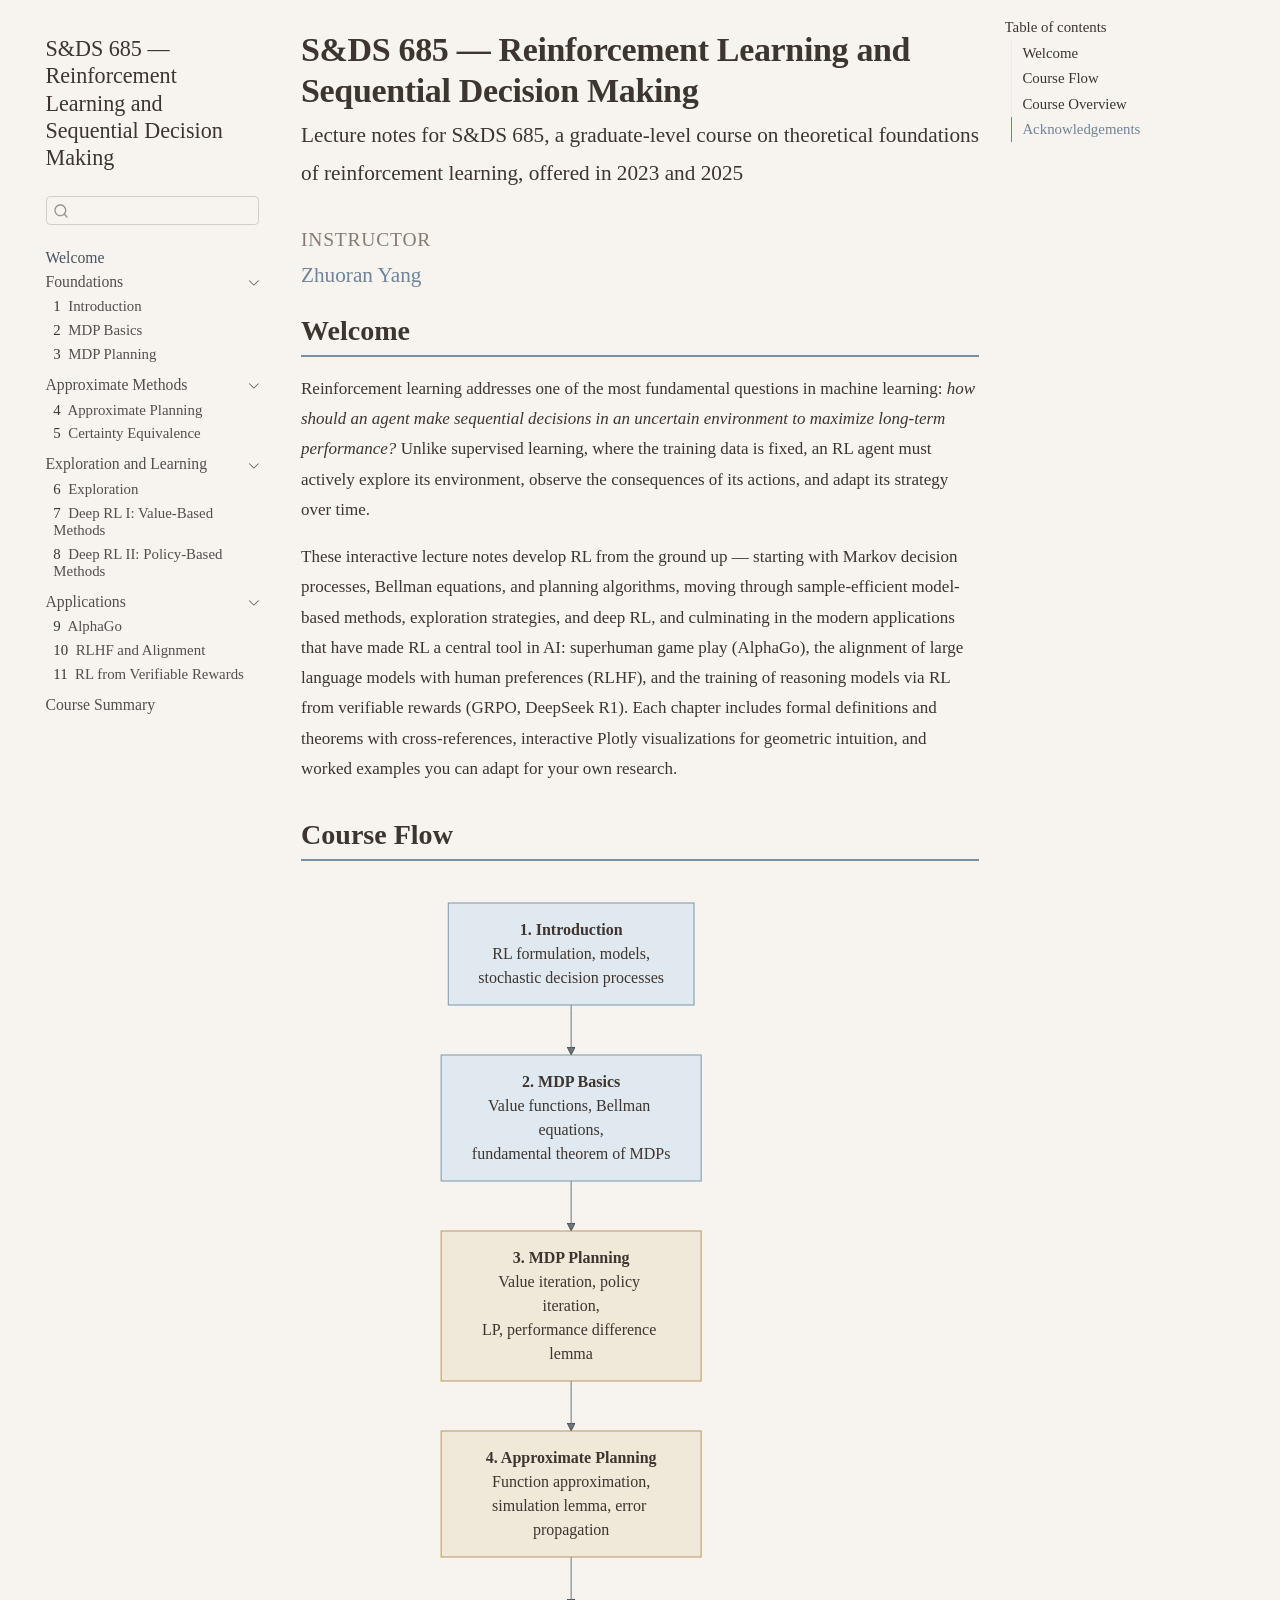
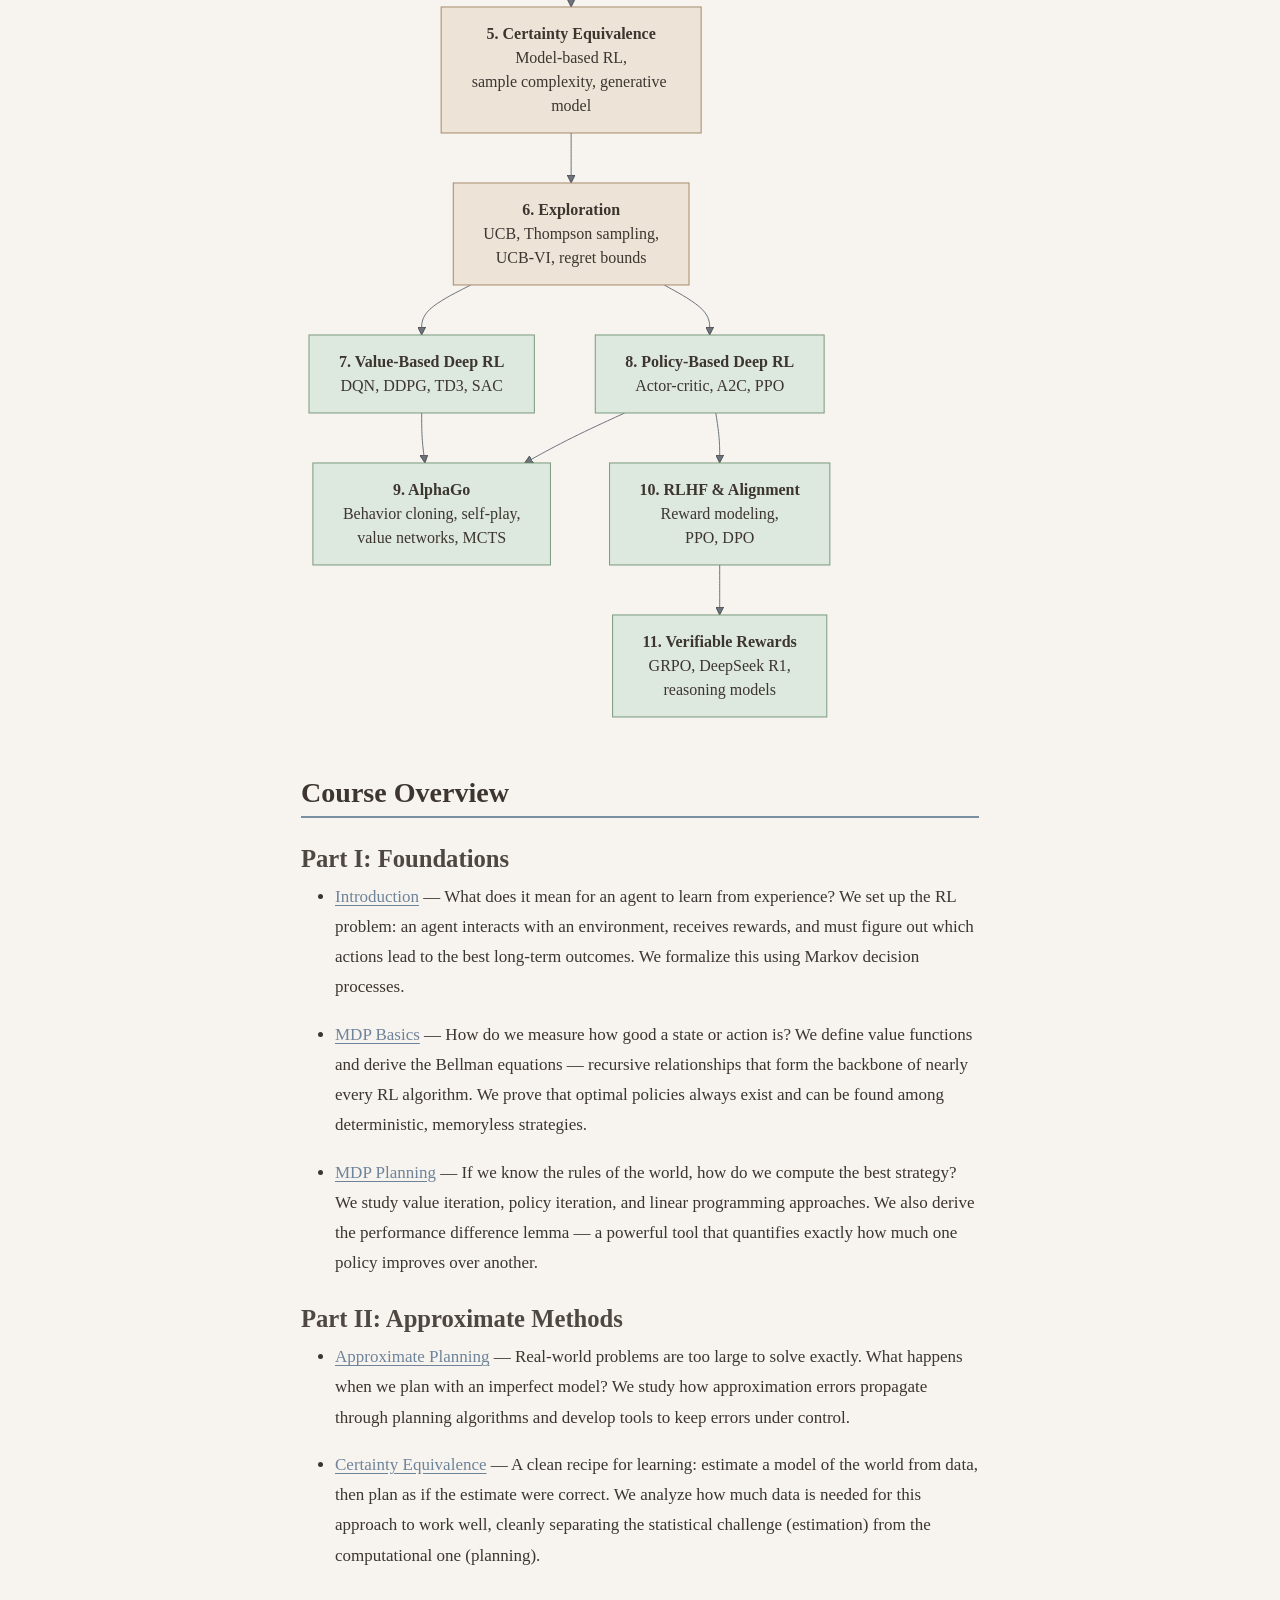
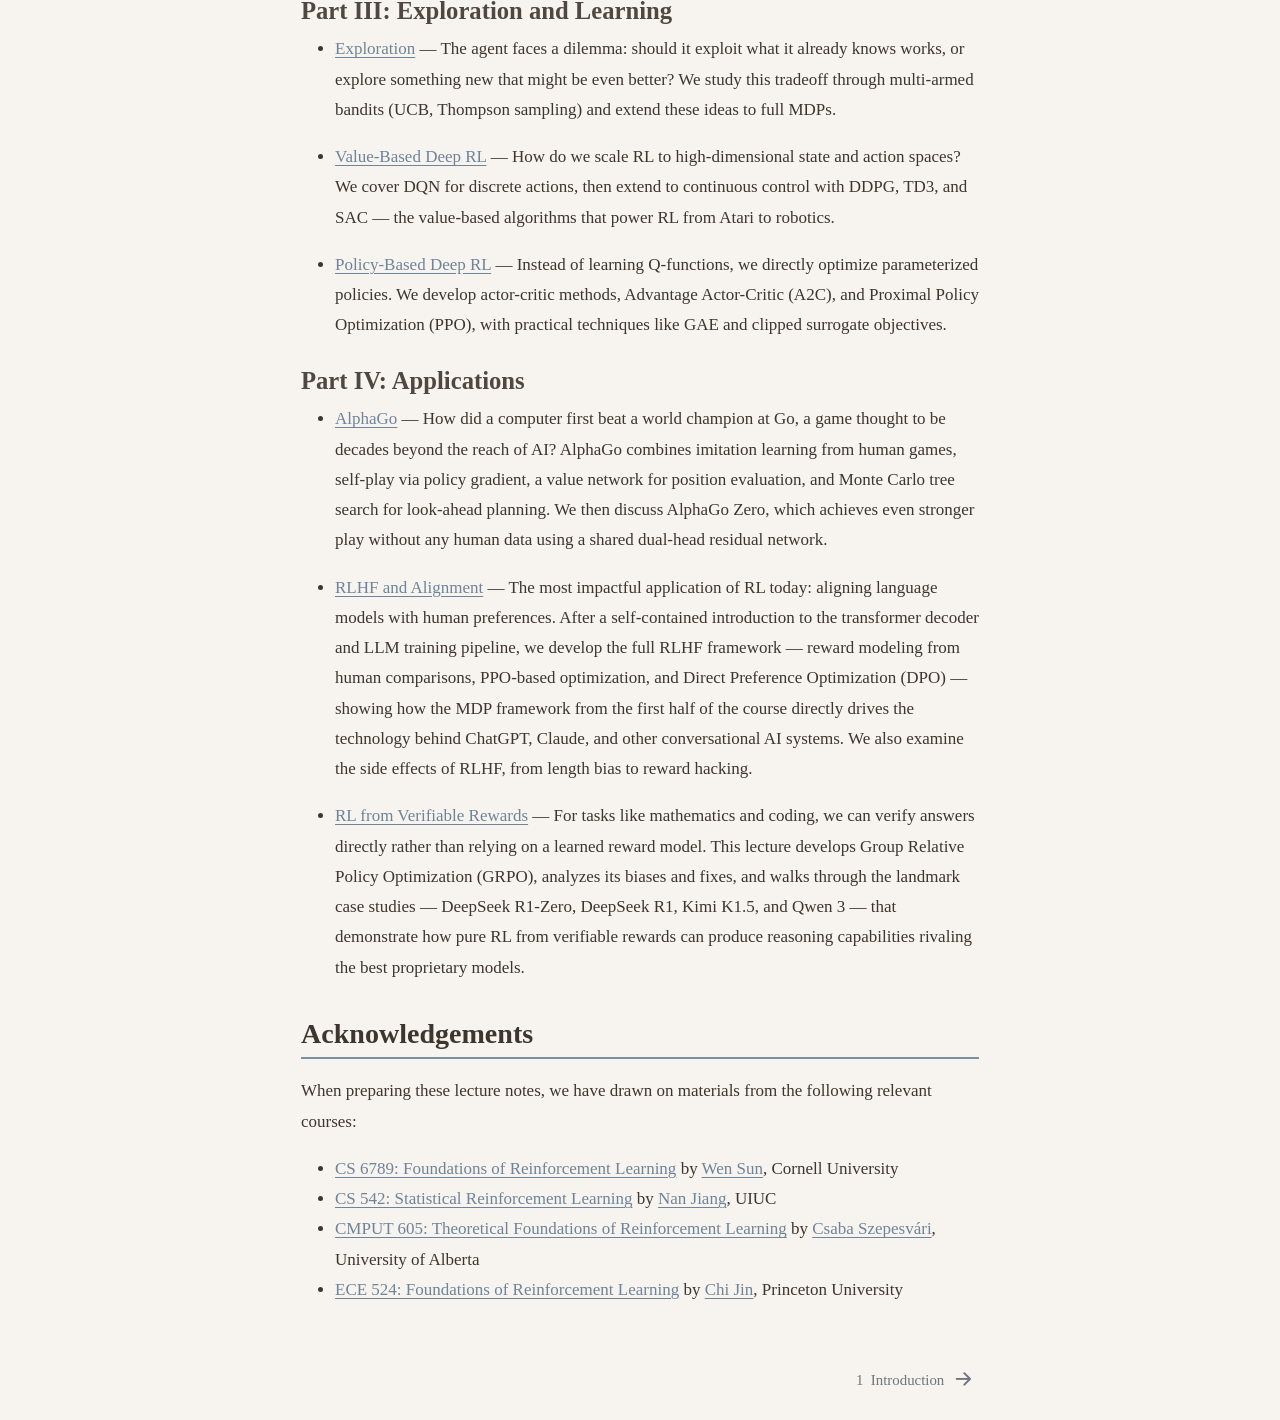
<file: index.html>
<!DOCTYPE html>
<html xmlns="http://www.w3.org/1999/xhtml" lang="en" xml:lang="en"><head>

<meta charset="utf-8">
<meta name="generator" content="quarto-1.9.36">

<meta name="viewport" content="width=device-width, initial-scale=1.0, user-scalable=yes">

<meta name="author" content="Zhuoran Yang">

<title>S&amp;DS 685 — Reinforcement Learning and Sequential Decision Making</title>
<style>
/* Default styles provided by pandoc.
** See https://pandoc.org/MANUAL.html#variables-for-html for config info.
*/
code{white-space: pre-wrap;}
span.smallcaps{font-variant: small-caps;}
div.columns{display: flex; gap: min(4vw, 1.5em);}
div.column{flex: auto; overflow-x: auto;}
div.hanging-indent{margin-left: 1.5em; text-indent: -1.5em;}
ul.task-list{list-style: none;}
ul.task-list li input[type="checkbox"] {
  width: 0.8em;
  margin: 0 0.8em 0.2em -1em; /* quarto-specific, see https://github.com/quarto-dev/quarto-cli/issues/4556 */ 
  vertical-align: middle;
}
</style>


<script src="site_libs/quarto-nav/quarto-nav.js"></script>
<script src="site_libs/quarto-nav/headroom.min.js"></script>
<script src="site_libs/clipboard/clipboard.min.js"></script>
<script src="site_libs/quarto-search/autocomplete.umd.js"></script>
<script src="site_libs/quarto-search/fuse.min.js"></script>
<script src="site_libs/quarto-search/quarto-search.js"></script>
<meta name="quarto:offset" content="./">
<link href="./lectures/01-introduction.html" rel="next">
<script src="site_libs/quarto-html/quarto.js" type="module"></script>
<script src="site_libs/quarto-html/tabsets/tabsets.js" type="module"></script>
<script src="site_libs/quarto-html/popper.min.js"></script>
<script src="site_libs/quarto-html/tippy.umd.min.js"></script>
<script src="site_libs/quarto-html/anchor.min.js"></script>
<link href="site_libs/quarto-html/tippy.css" rel="stylesheet">
<link href="site_libs/quarto-html/quarto-syntax-highlighting-1db14e1c4cc35bfe1d9badc9e4551eed.css" rel="stylesheet" id="quarto-text-highlighting-styles">
<script src="site_libs/bootstrap/bootstrap.min.js"></script>
<link href="site_libs/bootstrap/bootstrap-icons.css" rel="stylesheet">
<link href="site_libs/bootstrap/bootstrap-75bfd1a986b306e51d60ba70b78c2b53.min.css" rel="stylesheet" append-hash="true" id="quarto-bootstrap" data-mode="light">
<script id="quarto-search-options" type="application/json">{
  "location": "sidebar",
  "copy-button": false,
  "collapse-after": 3,
  "panel-placement": "start",
  "type": "textbox",
  "limit": 50,
  "keyboard-shortcut": [
    "f",
    "/",
    "s"
  ],
  "show-item-context": false,
  "language": {
    "search-no-results-text": "No results",
    "search-matching-documents-text": "matching documents",
    "search-copy-link-title": "Copy link to search",
    "search-hide-matches-text": "Hide additional matches",
    "search-more-match-text": "more match in this document",
    "search-more-matches-text": "more matches in this document",
    "search-clear-button-title": "Clear",
    "search-text-placeholder": "",
    "search-detached-cancel-button-title": "Cancel",
    "search-submit-button-title": "Submit",
    "search-label": "Search"
  }
}</script>
<script src="site_libs/quarto-diagram/mermaid.min.js"></script>
<script src="site_libs/quarto-diagram/mermaid-init.js"></script>
<link href="site_libs/quarto-diagram/mermaid.css" rel="stylesheet">
<script src="https://cdn.plot.ly/plotly-2.35.0.min.js" charset="utf-8"></script>
<link rel="preconnect" href="https://fonts.googleapis.com">
<link rel="preconnect" href="https://fonts.gstatic.com" crossorigin="">
<link href="https://fonts.googleapis.com/css2?family=JetBrains+Mono:wght@400;600&amp;display=swap" rel="stylesheet">


</head>

<body class="nav-sidebar floating quarto-light">

<div id="quarto-search-results"></div>
  <header id="quarto-header" class="headroom fixed-top">
  <nav class="quarto-secondary-nav">
    <div class="container-fluid d-flex">
      <button type="button" class="quarto-btn-toggle btn" data-bs-toggle="collapse" role="button" data-bs-target=".quarto-sidebar-collapse-item" aria-controls="quarto-sidebar" aria-expanded="false" aria-label="Toggle sidebar navigation" onclick="if (window.quartoToggleHeadroom) { window.quartoToggleHeadroom(); }">
        <i class="bi bi-layout-text-sidebar-reverse"></i>
      </button>
        <nav class="quarto-page-breadcrumbs" aria-label="breadcrumb"><ol class="breadcrumb"><li class="breadcrumb-item"><a href="./index.html">Welcome</a></li></ol></nav>
        <a class="flex-grow-1" role="navigation" data-bs-toggle="collapse" data-bs-target=".quarto-sidebar-collapse-item" aria-controls="quarto-sidebar" aria-expanded="false" aria-label="Toggle sidebar navigation" onclick="if (window.quartoToggleHeadroom) { window.quartoToggleHeadroom(); }">      
        </a>
      <button type="button" class="btn quarto-search-button" aria-label="Search" onclick="window.quartoOpenSearch();">
        <i class="bi bi-search"></i>
      </button>
    </div>
  </nav>
</header>
<!-- content -->
<div id="quarto-content" class="quarto-container page-columns page-rows-contents page-layout-article">
<!-- sidebar -->
  <nav id="quarto-sidebar" class="sidebar collapse collapse-horizontal quarto-sidebar-collapse-item sidebar-navigation floating overflow-auto">
    <div class="pt-lg-2 mt-2 text-left sidebar-header">
    <div class="sidebar-title mb-0 py-0">
      <a href="./">S&amp;DS 685 — Reinforcement Learning and Sequential Decision Making</a> 
    </div>
      </div>
        <div class="mt-2 flex-shrink-0 align-items-center">
        <div class="sidebar-search">
        <div id="quarto-search" class="" title="Search"></div>
        </div>
        </div>
    <div class="sidebar-menu-container"> 
    <ul class="list-unstyled mt-1">
        <li class="sidebar-item">
  <div class="sidebar-item-container"> 
  <a href="./index.html" class="sidebar-item-text sidebar-link active">
 <span class="menu-text">Welcome</span></a>
  </div>
</li>
        <li class="sidebar-item sidebar-item-section">
      <div class="sidebar-item-container"> 
            <a class="sidebar-item-text sidebar-link text-start" data-bs-toggle="collapse" data-bs-target="#quarto-sidebar-section-1" role="navigation" aria-expanded="true">
 <span class="menu-text">Foundations</span></a>
          <a class="sidebar-item-toggle text-start" data-bs-toggle="collapse" data-bs-target="#quarto-sidebar-section-1" role="navigation" aria-expanded="true" aria-label="Toggle section">
            <i class="bi bi-chevron-right ms-2"></i>
          </a> 
      </div>
      <ul id="quarto-sidebar-section-1" class="collapse list-unstyled sidebar-section depth1 show">  
          <li class="sidebar-item">
  <div class="sidebar-item-container"> 
  <a href="./lectures/01-introduction.html" class="sidebar-item-text sidebar-link">
 <span class="menu-text"><span class="chapter-number">1</span>&nbsp; <span class="chapter-title">Introduction</span></span></a>
  </div>
</li>
          <li class="sidebar-item">
  <div class="sidebar-item-container"> 
  <a href="./lectures/02-mdp-basics.html" class="sidebar-item-text sidebar-link">
 <span class="menu-text"><span class="chapter-number">2</span>&nbsp; <span class="chapter-title">MDP Basics</span></span></a>
  </div>
</li>
          <li class="sidebar-item">
  <div class="sidebar-item-container"> 
  <a href="./lectures/03-mdp-planning.html" class="sidebar-item-text sidebar-link">
 <span class="menu-text"><span class="chapter-number">3</span>&nbsp; <span class="chapter-title">MDP Planning</span></span></a>
  </div>
</li>
      </ul>
  </li>
        <li class="sidebar-item sidebar-item-section">
      <div class="sidebar-item-container"> 
            <a class="sidebar-item-text sidebar-link text-start" data-bs-toggle="collapse" data-bs-target="#quarto-sidebar-section-2" role="navigation" aria-expanded="true">
 <span class="menu-text">Approximate Methods</span></a>
          <a class="sidebar-item-toggle text-start" data-bs-toggle="collapse" data-bs-target="#quarto-sidebar-section-2" role="navigation" aria-expanded="true" aria-label="Toggle section">
            <i class="bi bi-chevron-right ms-2"></i>
          </a> 
      </div>
      <ul id="quarto-sidebar-section-2" class="collapse list-unstyled sidebar-section depth1 show">  
          <li class="sidebar-item">
  <div class="sidebar-item-container"> 
  <a href="./lectures/04-approximate-planning.html" class="sidebar-item-text sidebar-link">
 <span class="menu-text"><span class="chapter-number">4</span>&nbsp; <span class="chapter-title">Approximate Planning</span></span></a>
  </div>
</li>
          <li class="sidebar-item">
  <div class="sidebar-item-container"> 
  <a href="./lectures/05-certainty-equivalence.html" class="sidebar-item-text sidebar-link">
 <span class="menu-text"><span class="chapter-number">5</span>&nbsp; <span class="chapter-title">Certainty Equivalence</span></span></a>
  </div>
</li>
      </ul>
  </li>
        <li class="sidebar-item sidebar-item-section">
      <div class="sidebar-item-container"> 
            <a class="sidebar-item-text sidebar-link text-start" data-bs-toggle="collapse" data-bs-target="#quarto-sidebar-section-3" role="navigation" aria-expanded="true">
 <span class="menu-text">Exploration and Learning</span></a>
          <a class="sidebar-item-toggle text-start" data-bs-toggle="collapse" data-bs-target="#quarto-sidebar-section-3" role="navigation" aria-expanded="true" aria-label="Toggle section">
            <i class="bi bi-chevron-right ms-2"></i>
          </a> 
      </div>
      <ul id="quarto-sidebar-section-3" class="collapse list-unstyled sidebar-section depth1 show">  
          <li class="sidebar-item">
  <div class="sidebar-item-container"> 
  <a href="./lectures/06-exploration.html" class="sidebar-item-text sidebar-link">
 <span class="menu-text"><span class="chapter-number">6</span>&nbsp; <span class="chapter-title">Exploration</span></span></a>
  </div>
</li>
          <li class="sidebar-item">
  <div class="sidebar-item-container"> 
  <a href="./lectures/07-value-based-deep-rl.html" class="sidebar-item-text sidebar-link">
 <span class="menu-text"><span class="chapter-number">7</span>&nbsp; <span class="chapter-title">Deep RL I: Value-Based Methods</span></span></a>
  </div>
</li>
          <li class="sidebar-item">
  <div class="sidebar-item-container"> 
  <a href="./lectures/08-policy-based-deep-rl.html" class="sidebar-item-text sidebar-link">
 <span class="menu-text"><span class="chapter-number">8</span>&nbsp; <span class="chapter-title">Deep RL II: Policy-Based Methods</span></span></a>
  </div>
</li>
      </ul>
  </li>
        <li class="sidebar-item sidebar-item-section">
      <div class="sidebar-item-container"> 
            <a class="sidebar-item-text sidebar-link text-start" data-bs-toggle="collapse" data-bs-target="#quarto-sidebar-section-4" role="navigation" aria-expanded="true">
 <span class="menu-text">Applications</span></a>
          <a class="sidebar-item-toggle text-start" data-bs-toggle="collapse" data-bs-target="#quarto-sidebar-section-4" role="navigation" aria-expanded="true" aria-label="Toggle section">
            <i class="bi bi-chevron-right ms-2"></i>
          </a> 
      </div>
      <ul id="quarto-sidebar-section-4" class="collapse list-unstyled sidebar-section depth1 show">  
          <li class="sidebar-item">
  <div class="sidebar-item-container"> 
  <a href="./lectures/09-alphago.html" class="sidebar-item-text sidebar-link">
 <span class="menu-text"><span class="chapter-number">9</span>&nbsp; <span class="chapter-title">AlphaGo</span></span></a>
  </div>
</li>
          <li class="sidebar-item">
  <div class="sidebar-item-container"> 
  <a href="./lectures/10-rl-for-llms.html" class="sidebar-item-text sidebar-link">
 <span class="menu-text"><span class="chapter-number">10</span>&nbsp; <span class="chapter-title">RLHF and Alignment</span></span></a>
  </div>
</li>
          <li class="sidebar-item">
  <div class="sidebar-item-container"> 
  <a href="./lectures/11-rl-verifiable-rewards.html" class="sidebar-item-text sidebar-link">
 <span class="menu-text"><span class="chapter-number">11</span>&nbsp; <span class="chapter-title">RL from Verifiable Rewards</span></span></a>
  </div>
</li>
      </ul>
  </li>
        <li class="sidebar-item">
  <div class="sidebar-item-container"> 
  <a href="./lectures/summary.html" class="sidebar-item-text sidebar-link">
 <span class="menu-text">Course Summary</span></a>
  </div>
</li>
    </ul>
    </div>
</nav>
<div id="quarto-sidebar-glass" class="quarto-sidebar-collapse-item" data-bs-toggle="collapse" data-bs-target=".quarto-sidebar-collapse-item"></div>
<!-- margin-sidebar -->
    <div id="quarto-margin-sidebar" class="sidebar margin-sidebar">
        <nav id="TOC" role="doc-toc" class="toc-active">
    <h2 id="toc-title">Table of contents</h2>
   
  <ul>
  <li><a href="#welcome" id="toc-welcome" class="nav-link active" data-scroll-target="#welcome">Welcome</a></li>
  <li><a href="#course-flow" id="toc-course-flow" class="nav-link" data-scroll-target="#course-flow">Course Flow</a></li>
  <li><a href="#course-overview" id="toc-course-overview" class="nav-link" data-scroll-target="#course-overview">Course Overview</a>
  <ul class="collapse">
  <li><a href="#part-i-foundations" id="toc-part-i-foundations" class="nav-link" data-scroll-target="#part-i-foundations">Part I: Foundations</a></li>
  <li><a href="#part-ii-approximate-methods" id="toc-part-ii-approximate-methods" class="nav-link" data-scroll-target="#part-ii-approximate-methods">Part II: Approximate Methods</a></li>
  <li><a href="#part-iii-exploration-and-learning" id="toc-part-iii-exploration-and-learning" class="nav-link" data-scroll-target="#part-iii-exploration-and-learning">Part III: Exploration and Learning</a></li>
  <li><a href="#part-iv-applications" id="toc-part-iv-applications" class="nav-link" data-scroll-target="#part-iv-applications">Part IV: Applications</a></li>
  </ul></li>
  <li><a href="#acknowledgements" id="toc-acknowledgements" class="nav-link" data-scroll-target="#acknowledgements">Acknowledgements</a></li>
  </ul>
</nav>
    </div>
<!-- main -->
<main class="content" id="quarto-document-content">

<header id="title-block-header" class="quarto-title-block default">
<div class="quarto-title">
<h1 class="title">S&amp;DS 685 — Reinforcement Learning and Sequential Decision Making</h1>
<p class="subtitle lead">Lecture notes for S&amp;DS 685, a graduate-level course on theoretical foundations of reinforcement learning, offered in 2023 and 2025</p>
</div>



<div class="quarto-title-meta">

    <div>
    <div class="quarto-title-meta-heading">Instructor</div>
    <div class="quarto-title-meta-contents">
             <p><a href="https://zhuoranyang.github.io/">Zhuoran Yang</a> </p>
          </div>
  </div>
    
  
    
  </div>
  


</header>


<section id="welcome" class="level2 unnumbered">
<h2 class="unnumbered anchored" data-anchor-id="welcome">Welcome</h2>
<p>Reinforcement learning addresses one of the most fundamental questions in machine learning: <em>how should an agent make sequential decisions in an uncertain environment to maximize long-term performance?</em> Unlike supervised learning, where the training data is fixed, an RL agent must actively explore its environment, observe the consequences of its actions, and adapt its strategy over time.</p>
<p>These interactive lecture notes develop RL from the ground up — starting with Markov decision processes, Bellman equations, and planning algorithms, moving through sample-efficient model-based methods, exploration strategies, and deep RL, and culminating in the modern applications that have made RL a central tool in AI: superhuman game play (AlphaGo), the alignment of large language models with human preferences (RLHF), and the training of reasoning models via RL from verifiable rewards (GRPO, DeepSeek R1). Each chapter includes formal definitions and theorems with cross-references, interactive Plotly visualizations for geometric intuition, and worked examples you can adapt for your own research.</p>
</section>
<section id="course-flow" class="level2 unnumbered">
<h2 class="unnumbered anchored" data-anchor-id="course-flow">Course Flow</h2>
<div class="cell" data-fig-width="8" data-layout-align="default">
<div class="cell-output-display">
<div>
<p></p><figure class="figure"><p></p>
<div>
<pre class="mermaid mermaid-js">flowchart TD
    A["&lt;b&gt;1. Introduction&lt;/b&gt;&lt;br/&gt;RL formulation, models,&lt;br/&gt;stochastic decision processes"]
    B["&lt;b&gt;2. MDP Basics&lt;/b&gt;&lt;br/&gt;Value functions, Bellman equations,&lt;br/&gt;fundamental theorem of MDPs"]
    C["&lt;b&gt;3. MDP Planning&lt;/b&gt;&lt;br/&gt;Value iteration, policy iteration,&lt;br/&gt;LP, performance difference lemma"]
    D["&lt;b&gt;4. Approximate Planning&lt;/b&gt;&lt;br/&gt;Function approximation,&lt;br/&gt;simulation lemma, error propagation"]
    E["&lt;b&gt;5. Certainty Equivalence&lt;/b&gt;&lt;br/&gt;Model-based RL,&lt;br/&gt;sample complexity, generative model"]
    F["&lt;b&gt;6. Exploration&lt;/b&gt;&lt;br/&gt;UCB, Thompson sampling,&lt;br/&gt;UCB-VI, regret bounds"]
    G["&lt;b&gt;7. Value-Based Deep RL&lt;/b&gt;&lt;br/&gt;DQN, DDPG, TD3, SAC"]
    G2["&lt;b&gt;8. Policy-Based Deep RL&lt;/b&gt;&lt;br/&gt;Actor-critic, A2C, PPO"]
    H["&lt;b&gt;9. AlphaGo&lt;/b&gt;&lt;br/&gt;Behavior cloning, self-play,&lt;br/&gt;value networks, MCTS"]
    I["&lt;b&gt;10. RLHF &amp;amp; Alignment&lt;/b&gt;&lt;br/&gt;Reward modeling,&lt;br/&gt;PPO, DPO"]
    J["&lt;b&gt;11. Verifiable Rewards&lt;/b&gt;&lt;br/&gt;GRPO, DeepSeek R1,&lt;br/&gt;reasoning models"]

    A --&gt; B
    B --&gt; C
    C --&gt; D
    D --&gt; E
    E --&gt; F
    F --&gt; G
    F --&gt; G2
    G --&gt; H
    G2 --&gt; H
    G2 --&gt; I
    I --&gt; J

    style A fill:#e0e9f0,stroke:#7b97ad,color:#3d3530
    style B fill:#e0e9f0,stroke:#7b97ad,color:#3d3530
    style C fill:#f0e8d9,stroke:#b8995e,color:#3d3530
    style D fill:#f0e8d9,stroke:#b8995e,color:#3d3530
    style E fill:#ede4d7,stroke:#a58b6d,color:#3d3530
    style F fill:#ede4d7,stroke:#a58b6d,color:#3d3530
    style G fill:#dde8de,stroke:#7a9a7e,color:#3d3530
    style G2 fill:#dde8de,stroke:#7a9a7e,color:#3d3530
    style H fill:#dde8de,stroke:#7a9a7e,color:#3d3530
    style I fill:#dde8de,stroke:#7a9a7e,color:#3d3530
    style J fill:#dde8de,stroke:#7a9a7e,color:#3d3530
</pre>
</div>
<p></p></figure><p></p>
</div>
</div>
</div>
</section>
<section id="course-overview" class="level2 unnumbered">
<h2 class="unnumbered anchored" data-anchor-id="course-overview">Course Overview</h2>
<section id="part-i-foundations" class="level3">
<h3 class="anchored" data-anchor-id="part-i-foundations">Part I: Foundations</h3>
<ul>
<li><p><strong><a href="./lectures/01-introduction.html">Introduction</a></strong> — What does it mean for an agent to learn from experience? We set up the RL problem: an agent interacts with an environment, receives rewards, and must figure out which actions lead to the best long-term outcomes. We formalize this using Markov decision processes.</p></li>
<li><p><strong><a href="./lectures/02-mdp-basics.html">MDP Basics</a></strong> — How do we measure how good a state or action is? We define value functions and derive the Bellman equations — recursive relationships that form the backbone of nearly every RL algorithm. We prove that optimal policies always exist and can be found among deterministic, memoryless strategies.</p></li>
<li><p><strong><a href="./lectures/03-mdp-planning.html">MDP Planning</a></strong> — If we know the rules of the world, how do we compute the best strategy? We study value iteration, policy iteration, and linear programming approaches. We also derive the performance difference lemma — a powerful tool that quantifies exactly how much one policy improves over another.</p></li>
</ul>
</section>
<section id="part-ii-approximate-methods" class="level3">
<h3 class="anchored" data-anchor-id="part-ii-approximate-methods">Part II: Approximate Methods</h3>
<ul>
<li><p><strong><a href="./lectures/04-approximate-planning.html">Approximate Planning</a></strong> — Real-world problems are too large to solve exactly. What happens when we plan with an imperfect model? We study how approximation errors propagate through planning algorithms and develop tools to keep errors under control.</p></li>
<li><p><strong><a href="./lectures/05-certainty-equivalence.html">Certainty Equivalence</a></strong> — A clean recipe for learning: estimate a model of the world from data, then plan as if the estimate were correct. We analyze how much data is needed for this approach to work well, cleanly separating the statistical challenge (estimation) from the computational one (planning).</p></li>
</ul>
</section>
<section id="part-iii-exploration-and-learning" class="level3">
<h3 class="anchored" data-anchor-id="part-iii-exploration-and-learning">Part III: Exploration and Learning</h3>
<ul>
<li><p><strong><a href="./lectures/06-exploration.html">Exploration</a></strong> — The agent faces a dilemma: should it exploit what it already knows works, or explore something new that might be even better? We study this tradeoff through multi-armed bandits (UCB, Thompson sampling) and extend these ideas to full MDPs.</p></li>
<li><p><strong><a href="./lectures/07-value-based-deep-rl.html">Value-Based Deep RL</a></strong> — How do we scale RL to high-dimensional state and action spaces? We cover DQN for discrete actions, then extend to continuous control with DDPG, TD3, and SAC — the value-based algorithms that power RL from Atari to robotics.</p></li>
<li><p><strong><a href="./lectures/08-policy-based-deep-rl.html">Policy-Based Deep RL</a></strong> — Instead of learning Q-functions, we directly optimize parameterized policies. We develop actor-critic methods, Advantage Actor-Critic (A2C), and Proximal Policy Optimization (PPO), with practical techniques like GAE and clipped surrogate objectives.</p></li>
</ul>
</section>
<section id="part-iv-applications" class="level3">
<h3 class="anchored" data-anchor-id="part-iv-applications">Part IV: Applications</h3>
<ul>
<li><p><strong><a href="./lectures/09-alphago.html">AlphaGo</a></strong> — How did a computer first beat a world champion at Go, a game thought to be decades beyond the reach of AI? AlphaGo combines imitation learning from human games, self-play via policy gradient, a value network for position evaluation, and Monte Carlo tree search for look-ahead planning. We then discuss AlphaGo Zero, which achieves even stronger play without any human data using a shared dual-head residual network.</p></li>
<li><p><strong><a href="./lectures/10-rl-for-llms.html">RLHF and Alignment</a></strong> — The most impactful application of RL today: aligning language models with human preferences. After a self-contained introduction to the transformer decoder and LLM training pipeline, we develop the full RLHF framework — reward modeling from human comparisons, PPO-based optimization, and Direct Preference Optimization (DPO) — showing how the MDP framework from the first half of the course directly drives the technology behind ChatGPT, Claude, and other conversational AI systems. We also examine the side effects of RLHF, from length bias to reward hacking.</p></li>
<li><p><strong><a href="./lectures/11-rl-verifiable-rewards.html">RL from Verifiable Rewards</a></strong> — For tasks like mathematics and coding, we can verify answers directly rather than relying on a learned reward model. This lecture develops Group Relative Policy Optimization (GRPO), analyzes its biases and fixes, and walks through the landmark case studies — DeepSeek R1-Zero, DeepSeek R1, Kimi K1.5, and Qwen 3 — that demonstrate how pure RL from verifiable rewards can produce reasoning capabilities rivaling the best proprietary models.</p></li>
</ul>
</section>
</section>
<section id="acknowledgements" class="level2 unnumbered">
<h2 class="unnumbered anchored" data-anchor-id="acknowledgements">Acknowledgements</h2>
<p>When preparing these lecture notes, we have drawn on materials from the following relevant courses:</p>
<ul>
<li><a href="https://wensun.github.io/CS6789_fall_2024.html">CS 6789: Foundations of Reinforcement Learning</a> by <a href="https://wensun.github.io/">Wen Sun</a>, Cornell University</li>
<li><a href="https://nanjiang.cs.illinois.edu/cs542/">CS 542: Statistical Reinforcement Learning</a> by <a href="https://nanjiang.cs.illinois.edu/">Nan Jiang</a>, UIUC</li>
<li><a href="https://rltheory.github.io/pages/about/">CMPUT 605: Theoretical Foundations of Reinforcement Learning</a> by <a href="https://sites.google.com/view/csaboracle/">Csaba Szepesvári</a>, University of Alberta</li>
<li><a href="https://sites.google.com/view/cjin/teaching/ece524">ECE 524: Foundations of Reinforcement Learning</a> by <a href="https://sites.google.com/view/cjin/">Chi Jin</a>, Princeton University</li>
</ul>


</section>

</main> <!-- /main -->
<script id="quarto-html-after-body" type="application/javascript">
  window.document.addEventListener("DOMContentLoaded", function (event) {
    const icon = "";
    const anchorJS = new window.AnchorJS();
    anchorJS.options = {
      placement: 'right',
      icon: icon
    };
    anchorJS.add('.anchored');
    const isCodeAnnotation = (el) => {
      for (const clz of el.classList) {
        if (clz.startsWith('code-annotation-')) {                     
          return true;
        }
      }
      return false;
    }
    const onCopySuccess = function(e) {
      // button target
      const button = e.trigger;
      // don't keep focus
      button.blur();
      // flash "checked"
      button.classList.add('code-copy-button-checked');
      var currentTitle = button.getAttribute("title");
      button.setAttribute("title", "Copied!");
      let tooltip;
      if (window.bootstrap) {
        button.setAttribute("data-bs-toggle", "tooltip");
        button.setAttribute("data-bs-placement", "left");
        button.setAttribute("data-bs-title", "Copied!");
        tooltip = new bootstrap.Tooltip(button, 
          { trigger: "manual", 
            customClass: "code-copy-button-tooltip",
            offset: [0, -8]});
        tooltip.show();    
      }
      setTimeout(function() {
        if (tooltip) {
          tooltip.hide();
          button.removeAttribute("data-bs-title");
          button.removeAttribute("data-bs-toggle");
          button.removeAttribute("data-bs-placement");
        }
        button.setAttribute("title", currentTitle);
        button.classList.remove('code-copy-button-checked');
      }, 1000);
      // clear code selection
      e.clearSelection();
    }
    const getTextToCopy = function(trigger) {
      const outerScaffold = trigger.parentElement.cloneNode(true);
      const codeEl = outerScaffold.querySelector('code');
      for (const childEl of codeEl.children) {
        if (isCodeAnnotation(childEl)) {
          childEl.remove();
        }
      }
      return codeEl.innerText;
    }
    const clipboard = new window.ClipboardJS('.code-copy-button:not([data-in-quarto-modal])', {
      text: getTextToCopy
    });
    clipboard.on('success', onCopySuccess);
    if (window.document.getElementById('quarto-embedded-source-code-modal')) {
      const clipboardModal = new window.ClipboardJS('.code-copy-button[data-in-quarto-modal]', {
        text: getTextToCopy,
        container: window.document.getElementById('quarto-embedded-source-code-modal')
      });
      clipboardModal.on('success', onCopySuccess);
    }
      var localhostRegex = new RegExp(/^(?:http|https):\/\/localhost\:?[0-9]*\//);
      var mailtoRegex = new RegExp(/^mailto:/);
        var filterRegex = new RegExp('/' + window.location.host + '/');
      var isInternal = (href) => {
          return filterRegex.test(href) || localhostRegex.test(href) || mailtoRegex.test(href);
      }
      // Inspect non-navigation links and adorn them if external
     var links = window.document.querySelectorAll('a[href]:not(.nav-link):not(.navbar-brand):not(.toc-action):not(.sidebar-link):not(.sidebar-item-toggle):not(.pagination-link):not(.no-external):not([aria-hidden]):not(.dropdown-item):not(.quarto-navigation-tool):not(.about-link)');
      for (var i=0; i<links.length; i++) {
        const link = links[i];
        if (!isInternal(link.href)) {
          // undo the damage that might have been done by quarto-nav.js in the case of
          // links that we want to consider external
          if (link.dataset.originalHref !== undefined) {
            link.href = link.dataset.originalHref;
          }
        }
      }
    function tippyHover(el, contentFn, onTriggerFn, onUntriggerFn) {
      const config = {
        allowHTML: true,
        maxWidth: 500,
        delay: 100,
        arrow: false,
        appendTo: function(el) {
            return el.parentElement;
        },
        interactive: true,
        interactiveBorder: 10,
        theme: 'quarto',
        placement: 'bottom-start',
      };
      if (contentFn) {
        config.content = contentFn;
      }
      if (onTriggerFn) {
        config.onTrigger = onTriggerFn;
      }
      if (onUntriggerFn) {
        config.onUntrigger = onUntriggerFn;
      }
      window.tippy(el, config); 
    }
    const noterefs = window.document.querySelectorAll('a[role="doc-noteref"]');
    for (var i=0; i<noterefs.length; i++) {
      const ref = noterefs[i];
      tippyHover(ref, function() {
        // use id or data attribute instead here
        let href = ref.getAttribute('data-footnote-href') || ref.getAttribute('href');
        try { href = new URL(href).hash; } catch {}
        const id = href.replace(/^#\/?/, "");
        const note = window.document.getElementById(id);
        if (note) {
          return note.innerHTML;
        } else {
          return "";
        }
      });
    }
    const xrefs = window.document.querySelectorAll('a.quarto-xref');
    const processXRef = (id, note) => {
      // Strip column container classes
      const stripColumnClz = (el) => {
        el.classList.remove("page-full", "page-columns");
        if (el.children) {
          for (const child of el.children) {
            stripColumnClz(child);
          }
        }
      }
      stripColumnClz(note)
      if (id === null || id.startsWith('sec-')) {
        // Special case sections, only their first couple elements
        const container = document.createElement("div");
        if (note.children && note.children.length > 2) {
          container.appendChild(note.children[0].cloneNode(true));
          for (let i = 1; i < note.children.length; i++) {
            const child = note.children[i];
            if (child.tagName === "P" && child.innerText === "") {
              continue;
            } else {
              container.appendChild(child.cloneNode(true));
              break;
            }
          }
          if (window.Quarto?.typesetMath) {
            window.Quarto.typesetMath(container);
          }
          return container.innerHTML
        } else {
          if (window.Quarto?.typesetMath) {
            window.Quarto.typesetMath(note);
          }
          return note.innerHTML;
        }
      } else {
        // Remove any anchor links if they are present
        const anchorLink = note.querySelector('a.anchorjs-link');
        if (anchorLink) {
          anchorLink.remove();
        }
        if (window.Quarto?.typesetMath) {
          window.Quarto.typesetMath(note);
        }
        if (note.classList.contains("callout")) {
          return note.outerHTML;
        } else {
          return note.innerHTML;
        }
      }
    }
    for (var i=0; i<xrefs.length; i++) {
      const xref = xrefs[i];
      tippyHover(xref, undefined, function(instance) {
        instance.disable();
        let url = xref.getAttribute('href');
        let hash = undefined; 
        if (url.startsWith('#')) {
          hash = url;
        } else {
          try { hash = new URL(url).hash; } catch {}
        }
        if (hash) {
          const id = hash.replace(/^#\/?/, "");
          const note = window.document.getElementById(id);
          if (note !== null) {
            try {
              const html = processXRef(id, note.cloneNode(true));
              instance.setContent(html);
            } finally {
              instance.enable();
              instance.show();
            }
          } else {
            // See if we can fetch this
            fetch(url.split('#')[0])
            .then(res => res.text())
            .then(html => {
              const parser = new DOMParser();
              const htmlDoc = parser.parseFromString(html, "text/html");
              const note = htmlDoc.getElementById(id);
              if (note !== null) {
                const html = processXRef(id, note);
                instance.setContent(html);
              } 
            }).finally(() => {
              instance.enable();
              instance.show();
            });
          }
        } else {
          // See if we can fetch a full url (with no hash to target)
          // This is a special case and we should probably do some content thinning / targeting
          fetch(url)
          .then(res => res.text())
          .then(html => {
            const parser = new DOMParser();
            const htmlDoc = parser.parseFromString(html, "text/html");
            const note = htmlDoc.querySelector('main.content');
            if (note !== null) {
              // This should only happen for chapter cross references
              // (since there is no id in the URL)
              // remove the first header
              if (note.children.length > 0 && note.children[0].tagName === "HEADER") {
                note.children[0].remove();
              }
              const html = processXRef(null, note);
              instance.setContent(html);
            } 
          }).finally(() => {
            instance.enable();
            instance.show();
          });
        }
      }, function(instance) {
      });
    }
        let selectedAnnoteEl;
        const selectorForAnnotation = ( cell, annotation) => {
          let cellAttr = 'data-code-cell="' + cell + '"';
          let lineAttr = 'data-code-annotation="' +  annotation + '"';
          const selector = 'span[' + cellAttr + '][' + lineAttr + ']';
          return selector;
        }
        const selectCodeLines = (annoteEl) => {
          const doc = window.document;
          const targetCell = annoteEl.getAttribute("data-target-cell");
          const targetAnnotation = annoteEl.getAttribute("data-target-annotation");
          const annoteSpan = window.document.querySelector(selectorForAnnotation(targetCell, targetAnnotation));
          const lines = annoteSpan.getAttribute("data-code-lines").split(",");
          const lineIds = lines.map((line) => {
            return targetCell + "-" + line;
          })
          let top = null;
          let height = null;
          let parent = null;
          if (lineIds.length > 0) {
              //compute the position of the single el (top and bottom and make a div)
              const el = window.document.getElementById(lineIds[0]);
              top = el.offsetTop;
              height = el.offsetHeight;
              parent = el.parentElement.parentElement;
            if (lineIds.length > 1) {
              const lastEl = window.document.getElementById(lineIds[lineIds.length - 1]);
              const bottom = lastEl.offsetTop + lastEl.offsetHeight;
              height = bottom - top;
            }
            if (top !== null && height !== null && parent !== null) {
              // cook up a div (if necessary) and position it 
              let div = window.document.getElementById("code-annotation-line-highlight");
              if (div === null) {
                div = window.document.createElement("div");
                div.setAttribute("id", "code-annotation-line-highlight");
                div.style.position = 'absolute';
                parent.appendChild(div);
              }
              div.style.top = top - 2 + "px";
              div.style.height = height + 4 + "px";
              div.style.left = 0;
              let gutterDiv = window.document.getElementById("code-annotation-line-highlight-gutter");
              if (gutterDiv === null) {
                gutterDiv = window.document.createElement("div");
                gutterDiv.setAttribute("id", "code-annotation-line-highlight-gutter");
                gutterDiv.style.position = 'absolute';
                const codeCell = window.document.getElementById(targetCell);
                const gutter = codeCell.querySelector('.code-annotation-gutter');
                gutter.appendChild(gutterDiv);
              }
              gutterDiv.style.top = top - 2 + "px";
              gutterDiv.style.height = height + 4 + "px";
            }
            selectedAnnoteEl = annoteEl;
          }
        };
        const unselectCodeLines = () => {
          const elementsIds = ["code-annotation-line-highlight", "code-annotation-line-highlight-gutter"];
          elementsIds.forEach((elId) => {
            const div = window.document.getElementById(elId);
            if (div) {
              div.remove();
            }
          });
          selectedAnnoteEl = undefined;
        };
          // Handle positioning of the toggle
      window.addEventListener(
        "resize",
        throttle(() => {
          elRect = undefined;
          if (selectedAnnoteEl) {
            selectCodeLines(selectedAnnoteEl);
          }
        }, 10)
      );
      function throttle(fn, ms) {
      let throttle = false;
      let timer;
        return (...args) => {
          if(!throttle) { // first call gets through
              fn.apply(this, args);
              throttle = true;
          } else { // all the others get throttled
              if(timer) clearTimeout(timer); // cancel #2
              timer = setTimeout(() => {
                fn.apply(this, args);
                timer = throttle = false;
              }, ms);
          }
        };
      }
        // Attach click handler to the DT
        const annoteDls = window.document.querySelectorAll('dt[data-target-cell]');
        for (const annoteDlNode of annoteDls) {
          annoteDlNode.addEventListener('click', (event) => {
            const clickedEl = event.target;
            if (clickedEl !== selectedAnnoteEl) {
              unselectCodeLines();
              const activeEl = window.document.querySelector('dt[data-target-cell].code-annotation-active');
              if (activeEl) {
                activeEl.classList.remove('code-annotation-active');
              }
              selectCodeLines(clickedEl);
              clickedEl.classList.add('code-annotation-active');
            } else {
              // Unselect the line
              unselectCodeLines();
              clickedEl.classList.remove('code-annotation-active');
            }
          });
        }
    const findCites = (el) => {
      const parentEl = el.parentElement;
      if (parentEl) {
        const cites = parentEl.dataset.cites;
        if (cites) {
          return {
            el,
            cites: cites.split(' ')
          };
        } else {
          return findCites(el.parentElement)
        }
      } else {
        return undefined;
      }
    };
    var bibliorefs = window.document.querySelectorAll('a[role="doc-biblioref"]');
    for (var i=0; i<bibliorefs.length; i++) {
      const ref = bibliorefs[i];
      const citeInfo = findCites(ref);
      if (citeInfo) {
        tippyHover(citeInfo.el, function() {
          var popup = window.document.createElement('div');
          citeInfo.cites.forEach(function(cite) {
            var citeDiv = window.document.createElement('div');
            citeDiv.classList.add('hanging-indent');
            citeDiv.classList.add('csl-entry');
            var biblioDiv = window.document.getElementById('ref-' + cite);
            if (biblioDiv) {
              citeDiv.innerHTML = biblioDiv.innerHTML;
            }
            popup.appendChild(citeDiv);
          });
          return popup.innerHTML;
        });
      }
    }
  });
  </script>
<nav class="page-navigation">
  <div class="nav-page nav-page-previous">
  </div>
  <div class="nav-page nav-page-next">
      <a href="./lectures/01-introduction.html" class="pagination-link" aria-label="Introduction">
        <span class="nav-page-text"><span class="chapter-number">1</span>&nbsp; <span class="chapter-title">Introduction</span></span> <i class="bi bi-arrow-right-short"></i>
      </a>
  </div>
</nav>
</div> <!-- /content -->
<script>
// Plotly Warmtone theming helpers — shared across all lectures
// Reads CSS custom properties set by _warmtone.scss (light/dark aware)
const plotlyConfig = {responsive: true, displayModeBar: false};
const figFont = '"Source Serif 4", Georgia, "Times New Roman", serif';
const figFontHeading = '"Crimson Pro", Georgia, serif';

function css(v) {
  return getComputedStyle(document.documentElement).getPropertyValue(v).trim();
}

function legendStyle() {
  return {
    font: {family: figFont, size: 13, color: css('--fig-text')},
    bgcolor: css('--fig-bg') + 'dd',
    bordercolor: css('--fig-grid'),
    borderwidth: 1,
  };
}

function themeLayout(extra) {
  return Object.assign({
    paper_bgcolor: css('--fig-bg'),
    plot_bgcolor: css('--fig-plot-bg'),
    font: {family: figFont, color: css('--fig-text'), size: 14},
  }, extra || {});
}

function themeAxis(title, extra) {
  return Object.assign({
    title: {text: title, font: {family: figFont, size: 14}},
    gridcolor: css('--fig-grid'),
    zerolinecolor: css('--fig-grid'),
    linecolor: css('--fig-axis'),
    tickfont: {family: figFont, size: 12, color: css('--fig-axis')},
  }, extra || {});
}

// Plotly color sequences matching the Warmtone palette
const warmtonePalette = [
  '#7b97ad', '#b8995e', '#ad8480', '#7a9a7e', '#907ea0',
  '#6f9996', '#8a6e5e', '#b56b6b', '#8fa3b8', '#a09488'
];
</script>




</body></html>
</file>
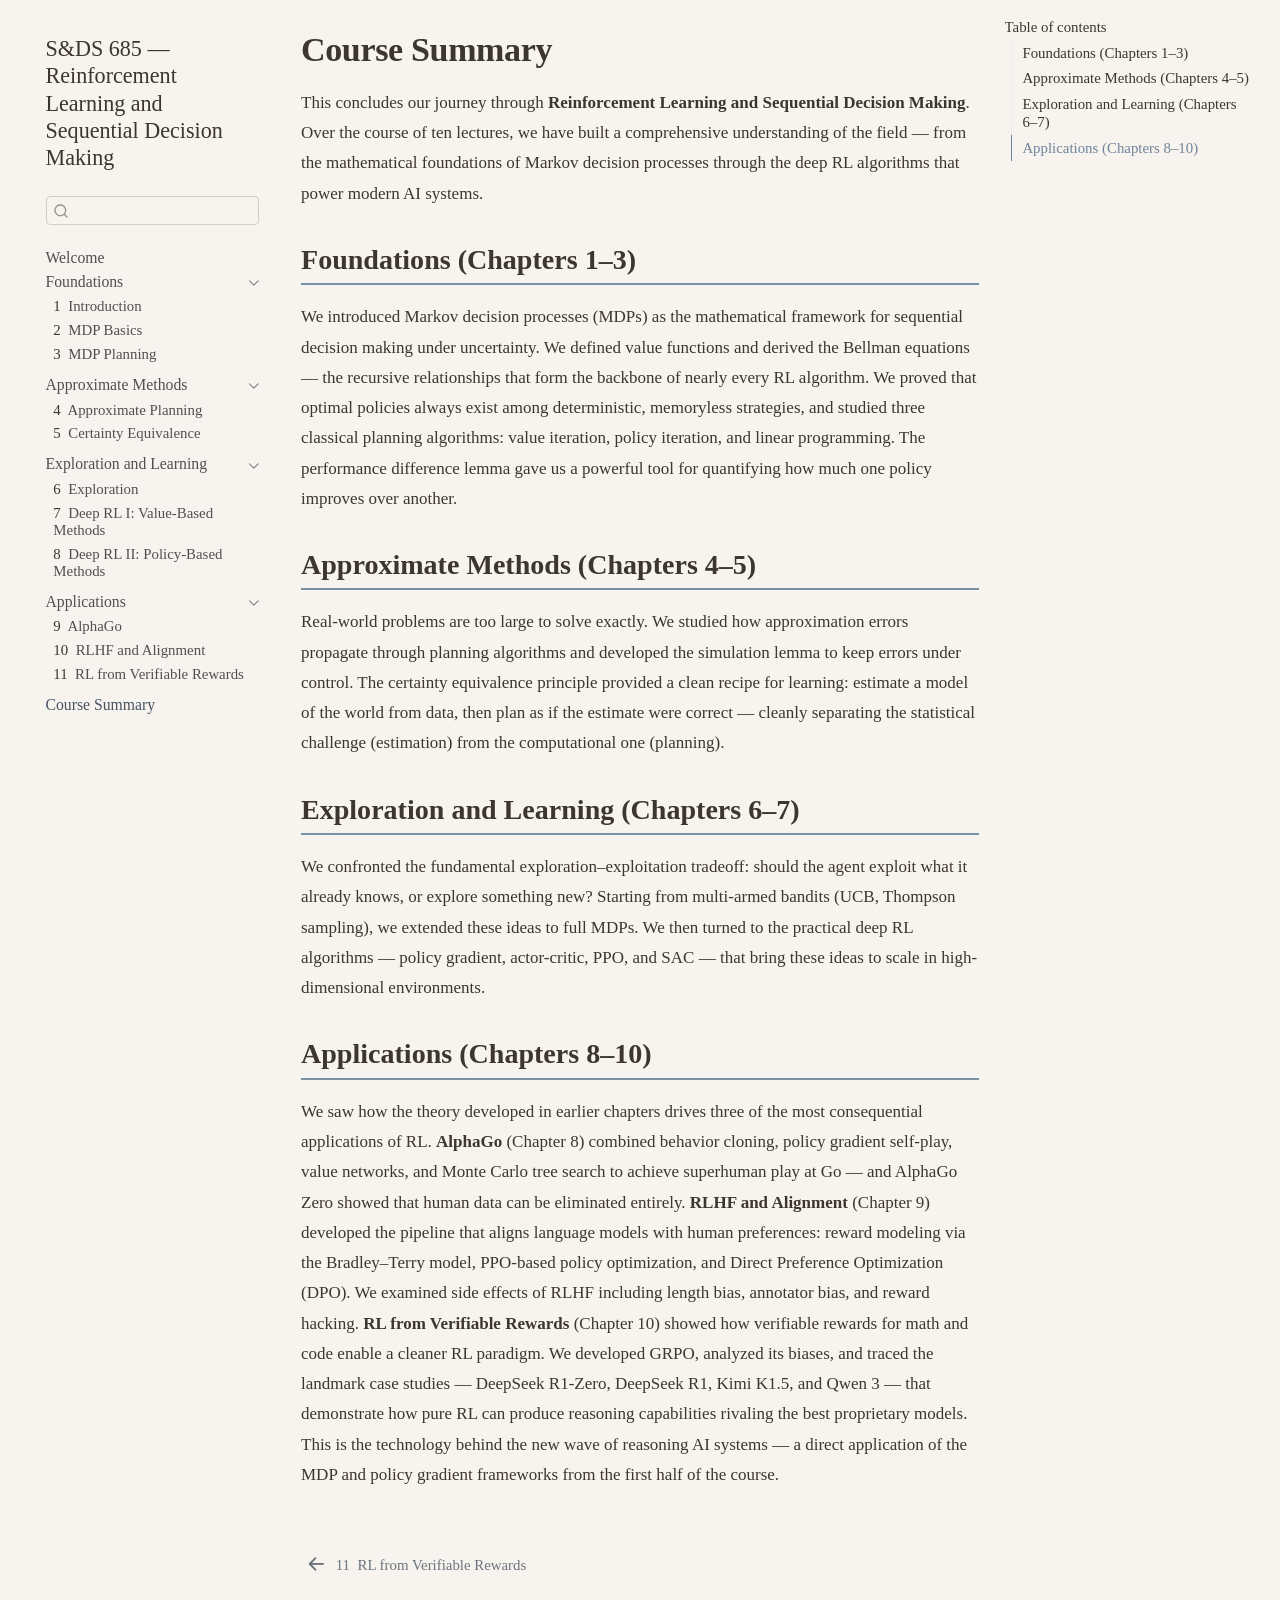
<file: lectures/summary.html>
<!DOCTYPE html>
<html xmlns="http://www.w3.org/1999/xhtml" lang="en" xml:lang="en"><head>

<meta charset="utf-8">
<meta name="generator" content="quarto-1.9.36">

<meta name="viewport" content="width=device-width, initial-scale=1.0, user-scalable=yes">


<title>Course Summary – S&amp;DS 685 — Reinforcement Learning and Sequential Decision Making</title>
<style>
/* Default styles provided by pandoc.
** See https://pandoc.org/MANUAL.html#variables-for-html for config info.
*/
code{white-space: pre-wrap;}
span.smallcaps{font-variant: small-caps;}
div.columns{display: flex; gap: min(4vw, 1.5em);}
div.column{flex: auto; overflow-x: auto;}
div.hanging-indent{margin-left: 1.5em; text-indent: -1.5em;}
ul.task-list{list-style: none;}
ul.task-list li input[type="checkbox"] {
  width: 0.8em;
  margin: 0 0.8em 0.2em -1em; /* quarto-specific, see https://github.com/quarto-dev/quarto-cli/issues/4556 */ 
  vertical-align: middle;
}
</style>


<script src="../site_libs/quarto-nav/quarto-nav.js"></script>
<script src="../site_libs/quarto-nav/headroom.min.js"></script>
<script src="../site_libs/clipboard/clipboard.min.js"></script>
<script src="../site_libs/quarto-search/autocomplete.umd.js"></script>
<script src="../site_libs/quarto-search/fuse.min.js"></script>
<script src="../site_libs/quarto-search/quarto-search.js"></script>
<meta name="quarto:offset" content="../">
<link href="../lectures/11-rl-verifiable-rewards.html" rel="prev">
<script src="../site_libs/quarto-html/quarto.js" type="module"></script>
<script src="../site_libs/quarto-html/tabsets/tabsets.js" type="module"></script>
<script src="../site_libs/quarto-html/popper.min.js"></script>
<script src="../site_libs/quarto-html/tippy.umd.min.js"></script>
<script src="../site_libs/quarto-html/anchor.min.js"></script>
<link href="../site_libs/quarto-html/tippy.css" rel="stylesheet">
<link href="../site_libs/quarto-html/quarto-syntax-highlighting-1db14e1c4cc35bfe1d9badc9e4551eed.css" rel="stylesheet" id="quarto-text-highlighting-styles">
<script src="../site_libs/bootstrap/bootstrap.min.js"></script>
<link href="../site_libs/bootstrap/bootstrap-icons.css" rel="stylesheet">
<link href="../site_libs/bootstrap/bootstrap-75bfd1a986b306e51d60ba70b78c2b53.min.css" rel="stylesheet" append-hash="true" id="quarto-bootstrap" data-mode="light">
<script id="quarto-search-options" type="application/json">{
  "location": "sidebar",
  "copy-button": false,
  "collapse-after": 3,
  "panel-placement": "start",
  "type": "textbox",
  "limit": 50,
  "keyboard-shortcut": [
    "f",
    "/",
    "s"
  ],
  "show-item-context": false,
  "language": {
    "search-no-results-text": "No results",
    "search-matching-documents-text": "matching documents",
    "search-copy-link-title": "Copy link to search",
    "search-hide-matches-text": "Hide additional matches",
    "search-more-match-text": "more match in this document",
    "search-more-matches-text": "more matches in this document",
    "search-clear-button-title": "Clear",
    "search-text-placeholder": "",
    "search-detached-cancel-button-title": "Cancel",
    "search-submit-button-title": "Submit",
    "search-label": "Search"
  }
}</script>
<script src="https://cdn.plot.ly/plotly-2.35.0.min.js" charset="utf-8"></script>
<link rel="preconnect" href="https://fonts.googleapis.com">
<link rel="preconnect" href="https://fonts.gstatic.com" crossorigin="">
<link href="https://fonts.googleapis.com/css2?family=JetBrains+Mono:wght@400;600&amp;display=swap" rel="stylesheet">


</head>

<body class="nav-sidebar floating quarto-light">

<div id="quarto-search-results"></div>
  <header id="quarto-header" class="headroom fixed-top">
  <nav class="quarto-secondary-nav">
    <div class="container-fluid d-flex">
      <button type="button" class="quarto-btn-toggle btn" data-bs-toggle="collapse" role="button" data-bs-target=".quarto-sidebar-collapse-item" aria-controls="quarto-sidebar" aria-expanded="false" aria-label="Toggle sidebar navigation" onclick="if (window.quartoToggleHeadroom) { window.quartoToggleHeadroom(); }">
        <i class="bi bi-layout-text-sidebar-reverse"></i>
      </button>
        <nav class="quarto-page-breadcrumbs" aria-label="breadcrumb"><ol class="breadcrumb"><li class="breadcrumb-item"><a href="../lectures/summary.html">Course Summary</a></li></ol></nav>
        <a class="flex-grow-1" role="navigation" data-bs-toggle="collapse" data-bs-target=".quarto-sidebar-collapse-item" aria-controls="quarto-sidebar" aria-expanded="false" aria-label="Toggle sidebar navigation" onclick="if (window.quartoToggleHeadroom) { window.quartoToggleHeadroom(); }">      
        </a>
      <button type="button" class="btn quarto-search-button" aria-label="Search" onclick="window.quartoOpenSearch();">
        <i class="bi bi-search"></i>
      </button>
    </div>
  </nav>
</header>
<!-- content -->
<div id="quarto-content" class="quarto-container page-columns page-rows-contents page-layout-article">
<!-- sidebar -->
  <nav id="quarto-sidebar" class="sidebar collapse collapse-horizontal quarto-sidebar-collapse-item sidebar-navigation floating overflow-auto">
    <div class="pt-lg-2 mt-2 text-left sidebar-header">
    <div class="sidebar-title mb-0 py-0">
      <a href="../">S&amp;DS 685 — Reinforcement Learning and Sequential Decision Making</a> 
    </div>
      </div>
        <div class="mt-2 flex-shrink-0 align-items-center">
        <div class="sidebar-search">
        <div id="quarto-search" class="" title="Search"></div>
        </div>
        </div>
    <div class="sidebar-menu-container"> 
    <ul class="list-unstyled mt-1">
        <li class="sidebar-item">
  <div class="sidebar-item-container"> 
  <a href="../index.html" class="sidebar-item-text sidebar-link">
 <span class="menu-text">Welcome</span></a>
  </div>
</li>
        <li class="sidebar-item sidebar-item-section">
      <div class="sidebar-item-container"> 
            <a class="sidebar-item-text sidebar-link text-start" data-bs-toggle="collapse" data-bs-target="#quarto-sidebar-section-1" role="navigation" aria-expanded="true">
 <span class="menu-text">Foundations</span></a>
          <a class="sidebar-item-toggle text-start" data-bs-toggle="collapse" data-bs-target="#quarto-sidebar-section-1" role="navigation" aria-expanded="true" aria-label="Toggle section">
            <i class="bi bi-chevron-right ms-2"></i>
          </a> 
      </div>
      <ul id="quarto-sidebar-section-1" class="collapse list-unstyled sidebar-section depth1 show">  
          <li class="sidebar-item">
  <div class="sidebar-item-container"> 
  <a href="../lectures/01-introduction.html" class="sidebar-item-text sidebar-link">
 <span class="menu-text"><span class="chapter-number">1</span>&nbsp; <span class="chapter-title">Introduction</span></span></a>
  </div>
</li>
          <li class="sidebar-item">
  <div class="sidebar-item-container"> 
  <a href="../lectures/02-mdp-basics.html" class="sidebar-item-text sidebar-link">
 <span class="menu-text"><span class="chapter-number">2</span>&nbsp; <span class="chapter-title">MDP Basics</span></span></a>
  </div>
</li>
          <li class="sidebar-item">
  <div class="sidebar-item-container"> 
  <a href="../lectures/03-mdp-planning.html" class="sidebar-item-text sidebar-link">
 <span class="menu-text"><span class="chapter-number">3</span>&nbsp; <span class="chapter-title">MDP Planning</span></span></a>
  </div>
</li>
      </ul>
  </li>
        <li class="sidebar-item sidebar-item-section">
      <div class="sidebar-item-container"> 
            <a class="sidebar-item-text sidebar-link text-start" data-bs-toggle="collapse" data-bs-target="#quarto-sidebar-section-2" role="navigation" aria-expanded="true">
 <span class="menu-text">Approximate Methods</span></a>
          <a class="sidebar-item-toggle text-start" data-bs-toggle="collapse" data-bs-target="#quarto-sidebar-section-2" role="navigation" aria-expanded="true" aria-label="Toggle section">
            <i class="bi bi-chevron-right ms-2"></i>
          </a> 
      </div>
      <ul id="quarto-sidebar-section-2" class="collapse list-unstyled sidebar-section depth1 show">  
          <li class="sidebar-item">
  <div class="sidebar-item-container"> 
  <a href="../lectures/04-approximate-planning.html" class="sidebar-item-text sidebar-link">
 <span class="menu-text"><span class="chapter-number">4</span>&nbsp; <span class="chapter-title">Approximate Planning</span></span></a>
  </div>
</li>
          <li class="sidebar-item">
  <div class="sidebar-item-container"> 
  <a href="../lectures/05-certainty-equivalence.html" class="sidebar-item-text sidebar-link">
 <span class="menu-text"><span class="chapter-number">5</span>&nbsp; <span class="chapter-title">Certainty Equivalence</span></span></a>
  </div>
</li>
      </ul>
  </li>
        <li class="sidebar-item sidebar-item-section">
      <div class="sidebar-item-container"> 
            <a class="sidebar-item-text sidebar-link text-start" data-bs-toggle="collapse" data-bs-target="#quarto-sidebar-section-3" role="navigation" aria-expanded="true">
 <span class="menu-text">Exploration and Learning</span></a>
          <a class="sidebar-item-toggle text-start" data-bs-toggle="collapse" data-bs-target="#quarto-sidebar-section-3" role="navigation" aria-expanded="true" aria-label="Toggle section">
            <i class="bi bi-chevron-right ms-2"></i>
          </a> 
      </div>
      <ul id="quarto-sidebar-section-3" class="collapse list-unstyled sidebar-section depth1 show">  
          <li class="sidebar-item">
  <div class="sidebar-item-container"> 
  <a href="../lectures/06-exploration.html" class="sidebar-item-text sidebar-link">
 <span class="menu-text"><span class="chapter-number">6</span>&nbsp; <span class="chapter-title">Exploration</span></span></a>
  </div>
</li>
          <li class="sidebar-item">
  <div class="sidebar-item-container"> 
  <a href="../lectures/07-value-based-deep-rl.html" class="sidebar-item-text sidebar-link">
 <span class="menu-text"><span class="chapter-number">7</span>&nbsp; <span class="chapter-title">Deep RL I: Value-Based Methods</span></span></a>
  </div>
</li>
          <li class="sidebar-item">
  <div class="sidebar-item-container"> 
  <a href="../lectures/08-policy-based-deep-rl.html" class="sidebar-item-text sidebar-link">
 <span class="menu-text"><span class="chapter-number">8</span>&nbsp; <span class="chapter-title">Deep RL II: Policy-Based Methods</span></span></a>
  </div>
</li>
      </ul>
  </li>
        <li class="sidebar-item sidebar-item-section">
      <div class="sidebar-item-container"> 
            <a class="sidebar-item-text sidebar-link text-start" data-bs-toggle="collapse" data-bs-target="#quarto-sidebar-section-4" role="navigation" aria-expanded="true">
 <span class="menu-text">Applications</span></a>
          <a class="sidebar-item-toggle text-start" data-bs-toggle="collapse" data-bs-target="#quarto-sidebar-section-4" role="navigation" aria-expanded="true" aria-label="Toggle section">
            <i class="bi bi-chevron-right ms-2"></i>
          </a> 
      </div>
      <ul id="quarto-sidebar-section-4" class="collapse list-unstyled sidebar-section depth1 show">  
          <li class="sidebar-item">
  <div class="sidebar-item-container"> 
  <a href="../lectures/09-alphago.html" class="sidebar-item-text sidebar-link">
 <span class="menu-text"><span class="chapter-number">9</span>&nbsp; <span class="chapter-title">AlphaGo</span></span></a>
  </div>
</li>
          <li class="sidebar-item">
  <div class="sidebar-item-container"> 
  <a href="../lectures/10-rl-for-llms.html" class="sidebar-item-text sidebar-link">
 <span class="menu-text"><span class="chapter-number">10</span>&nbsp; <span class="chapter-title">RLHF and Alignment</span></span></a>
  </div>
</li>
          <li class="sidebar-item">
  <div class="sidebar-item-container"> 
  <a href="../lectures/11-rl-verifiable-rewards.html" class="sidebar-item-text sidebar-link">
 <span class="menu-text"><span class="chapter-number">11</span>&nbsp; <span class="chapter-title">RL from Verifiable Rewards</span></span></a>
  </div>
</li>
      </ul>
  </li>
        <li class="sidebar-item">
  <div class="sidebar-item-container"> 
  <a href="../lectures/summary.html" class="sidebar-item-text sidebar-link active">
 <span class="menu-text">Course Summary</span></a>
  </div>
</li>
    </ul>
    </div>
</nav>
<div id="quarto-sidebar-glass" class="quarto-sidebar-collapse-item" data-bs-toggle="collapse" data-bs-target=".quarto-sidebar-collapse-item"></div>
<!-- margin-sidebar -->
    <div id="quarto-margin-sidebar" class="sidebar margin-sidebar">
        <nav id="TOC" role="doc-toc" class="toc-active">
    <h2 id="toc-title">Table of contents</h2>
   
  <ul>
  <li><a href="#foundations-chapters-13" id="toc-foundations-chapters-13" class="nav-link active" data-scroll-target="#foundations-chapters-13">Foundations (Chapters 1–3)</a></li>
  <li><a href="#approximate-methods-chapters-45" id="toc-approximate-methods-chapters-45" class="nav-link" data-scroll-target="#approximate-methods-chapters-45">Approximate Methods (Chapters 4–5)</a></li>
  <li><a href="#exploration-and-learning-chapters-67" id="toc-exploration-and-learning-chapters-67" class="nav-link" data-scroll-target="#exploration-and-learning-chapters-67">Exploration and Learning (Chapters 6–7)</a></li>
  <li><a href="#applications-chapters-810" id="toc-applications-chapters-810" class="nav-link" data-scroll-target="#applications-chapters-810">Applications (Chapters 8–10)</a></li>
  </ul>
</nav>
    </div>
<!-- main -->
<main class="content" id="quarto-document-content">

<header id="title-block-header" class="quarto-title-block default">
<div class="quarto-title">
<h1 class="title">Course Summary</h1>
</div>



<div class="quarto-title-meta">

    
  
    
  </div>
  


</header>


<p>This concludes our journey through <strong>Reinforcement Learning and Sequential Decision Making</strong>. Over the course of ten lectures, we have built a comprehensive understanding of the field — from the mathematical foundations of Markov decision processes through the deep RL algorithms that power modern AI systems.</p>
<section id="foundations-chapters-13" class="level2">
<h2 class="anchored" data-anchor-id="foundations-chapters-13">Foundations (Chapters 1–3)</h2>
<p>We introduced Markov decision processes (MDPs) as the mathematical framework for sequential decision making under uncertainty. We defined value functions and derived the Bellman equations — the recursive relationships that form the backbone of nearly every RL algorithm. We proved that optimal policies always exist among deterministic, memoryless strategies, and studied three classical planning algorithms: value iteration, policy iteration, and linear programming. The performance difference lemma gave us a powerful tool for quantifying how much one policy improves over another.</p>
</section>
<section id="approximate-methods-chapters-45" class="level2">
<h2 class="anchored" data-anchor-id="approximate-methods-chapters-45">Approximate Methods (Chapters 4–5)</h2>
<p>Real-world problems are too large to solve exactly. We studied how approximation errors propagate through planning algorithms and developed the simulation lemma to keep errors under control. The certainty equivalence principle provided a clean recipe for learning: estimate a model of the world from data, then plan as if the estimate were correct — cleanly separating the statistical challenge (estimation) from the computational one (planning).</p>
</section>
<section id="exploration-and-learning-chapters-67" class="level2">
<h2 class="anchored" data-anchor-id="exploration-and-learning-chapters-67">Exploration and Learning (Chapters 6–7)</h2>
<p>We confronted the fundamental exploration–exploitation tradeoff: should the agent exploit what it already knows, or explore something new? Starting from multi-armed bandits (UCB, Thompson sampling), we extended these ideas to full MDPs. We then turned to the practical deep RL algorithms — policy gradient, actor-critic, PPO, and SAC — that bring these ideas to scale in high-dimensional environments.</p>
</section>
<section id="applications-chapters-810" class="level2">
<h2 class="anchored" data-anchor-id="applications-chapters-810">Applications (Chapters 8–10)</h2>
<p>We saw how the theory developed in earlier chapters drives three of the most consequential applications of RL. <strong>AlphaGo</strong> (Chapter 8) combined behavior cloning, policy gradient self-play, value networks, and Monte Carlo tree search to achieve superhuman play at Go — and AlphaGo Zero showed that human data can be eliminated entirely. <strong>RLHF and Alignment</strong> (Chapter 9) developed the pipeline that aligns language models with human preferences: reward modeling via the Bradley–Terry model, PPO-based policy optimization, and Direct Preference Optimization (DPO). We examined side effects of RLHF including length bias, annotator bias, and reward hacking. <strong>RL from Verifiable Rewards</strong> (Chapter 10) showed how verifiable rewards for math and code enable a cleaner RL paradigm. We developed GRPO, analyzed its biases, and traced the landmark case studies — DeepSeek R1-Zero, DeepSeek R1, Kimi K1.5, and Qwen 3 — that demonstrate how pure RL can produce reasoning capabilities rivaling the best proprietary models. This is the technology behind the new wave of reasoning AI systems — a direct application of the MDP and policy gradient frameworks from the first half of the course.</p>


</section>

</main> <!-- /main -->
<script id="quarto-html-after-body" type="application/javascript">
  window.document.addEventListener("DOMContentLoaded", function (event) {
    const icon = "";
    const anchorJS = new window.AnchorJS();
    anchorJS.options = {
      placement: 'right',
      icon: icon
    };
    anchorJS.add('.anchored');
    const isCodeAnnotation = (el) => {
      for (const clz of el.classList) {
        if (clz.startsWith('code-annotation-')) {                     
          return true;
        }
      }
      return false;
    }
    const onCopySuccess = function(e) {
      // button target
      const button = e.trigger;
      // don't keep focus
      button.blur();
      // flash "checked"
      button.classList.add('code-copy-button-checked');
      var currentTitle = button.getAttribute("title");
      button.setAttribute("title", "Copied!");
      let tooltip;
      if (window.bootstrap) {
        button.setAttribute("data-bs-toggle", "tooltip");
        button.setAttribute("data-bs-placement", "left");
        button.setAttribute("data-bs-title", "Copied!");
        tooltip = new bootstrap.Tooltip(button, 
          { trigger: "manual", 
            customClass: "code-copy-button-tooltip",
            offset: [0, -8]});
        tooltip.show();    
      }
      setTimeout(function() {
        if (tooltip) {
          tooltip.hide();
          button.removeAttribute("data-bs-title");
          button.removeAttribute("data-bs-toggle");
          button.removeAttribute("data-bs-placement");
        }
        button.setAttribute("title", currentTitle);
        button.classList.remove('code-copy-button-checked');
      }, 1000);
      // clear code selection
      e.clearSelection();
    }
    const getTextToCopy = function(trigger) {
      const outerScaffold = trigger.parentElement.cloneNode(true);
      const codeEl = outerScaffold.querySelector('code');
      for (const childEl of codeEl.children) {
        if (isCodeAnnotation(childEl)) {
          childEl.remove();
        }
      }
      return codeEl.innerText;
    }
    const clipboard = new window.ClipboardJS('.code-copy-button:not([data-in-quarto-modal])', {
      text: getTextToCopy
    });
    clipboard.on('success', onCopySuccess);
    if (window.document.getElementById('quarto-embedded-source-code-modal')) {
      const clipboardModal = new window.ClipboardJS('.code-copy-button[data-in-quarto-modal]', {
        text: getTextToCopy,
        container: window.document.getElementById('quarto-embedded-source-code-modal')
      });
      clipboardModal.on('success', onCopySuccess);
    }
      var localhostRegex = new RegExp(/^(?:http|https):\/\/localhost\:?[0-9]*\//);
      var mailtoRegex = new RegExp(/^mailto:/);
        var filterRegex = new RegExp('/' + window.location.host + '/');
      var isInternal = (href) => {
          return filterRegex.test(href) || localhostRegex.test(href) || mailtoRegex.test(href);
      }
      // Inspect non-navigation links and adorn them if external
     var links = window.document.querySelectorAll('a[href]:not(.nav-link):not(.navbar-brand):not(.toc-action):not(.sidebar-link):not(.sidebar-item-toggle):not(.pagination-link):not(.no-external):not([aria-hidden]):not(.dropdown-item):not(.quarto-navigation-tool):not(.about-link)');
      for (var i=0; i<links.length; i++) {
        const link = links[i];
        if (!isInternal(link.href)) {
          // undo the damage that might have been done by quarto-nav.js in the case of
          // links that we want to consider external
          if (link.dataset.originalHref !== undefined) {
            link.href = link.dataset.originalHref;
          }
        }
      }
    function tippyHover(el, contentFn, onTriggerFn, onUntriggerFn) {
      const config = {
        allowHTML: true,
        maxWidth: 500,
        delay: 100,
        arrow: false,
        appendTo: function(el) {
            return el.parentElement;
        },
        interactive: true,
        interactiveBorder: 10,
        theme: 'quarto',
        placement: 'bottom-start',
      };
      if (contentFn) {
        config.content = contentFn;
      }
      if (onTriggerFn) {
        config.onTrigger = onTriggerFn;
      }
      if (onUntriggerFn) {
        config.onUntrigger = onUntriggerFn;
      }
      window.tippy(el, config); 
    }
    const noterefs = window.document.querySelectorAll('a[role="doc-noteref"]');
    for (var i=0; i<noterefs.length; i++) {
      const ref = noterefs[i];
      tippyHover(ref, function() {
        // use id or data attribute instead here
        let href = ref.getAttribute('data-footnote-href') || ref.getAttribute('href');
        try { href = new URL(href).hash; } catch {}
        const id = href.replace(/^#\/?/, "");
        const note = window.document.getElementById(id);
        if (note) {
          return note.innerHTML;
        } else {
          return "";
        }
      });
    }
    const xrefs = window.document.querySelectorAll('a.quarto-xref');
    const processXRef = (id, note) => {
      // Strip column container classes
      const stripColumnClz = (el) => {
        el.classList.remove("page-full", "page-columns");
        if (el.children) {
          for (const child of el.children) {
            stripColumnClz(child);
          }
        }
      }
      stripColumnClz(note)
      if (id === null || id.startsWith('sec-')) {
        // Special case sections, only their first couple elements
        const container = document.createElement("div");
        if (note.children && note.children.length > 2) {
          container.appendChild(note.children[0].cloneNode(true));
          for (let i = 1; i < note.children.length; i++) {
            const child = note.children[i];
            if (child.tagName === "P" && child.innerText === "") {
              continue;
            } else {
              container.appendChild(child.cloneNode(true));
              break;
            }
          }
          if (window.Quarto?.typesetMath) {
            window.Quarto.typesetMath(container);
          }
          return container.innerHTML
        } else {
          if (window.Quarto?.typesetMath) {
            window.Quarto.typesetMath(note);
          }
          return note.innerHTML;
        }
      } else {
        // Remove any anchor links if they are present
        const anchorLink = note.querySelector('a.anchorjs-link');
        if (anchorLink) {
          anchorLink.remove();
        }
        if (window.Quarto?.typesetMath) {
          window.Quarto.typesetMath(note);
        }
        if (note.classList.contains("callout")) {
          return note.outerHTML;
        } else {
          return note.innerHTML;
        }
      }
    }
    for (var i=0; i<xrefs.length; i++) {
      const xref = xrefs[i];
      tippyHover(xref, undefined, function(instance) {
        instance.disable();
        let url = xref.getAttribute('href');
        let hash = undefined; 
        if (url.startsWith('#')) {
          hash = url;
        } else {
          try { hash = new URL(url).hash; } catch {}
        }
        if (hash) {
          const id = hash.replace(/^#\/?/, "");
          const note = window.document.getElementById(id);
          if (note !== null) {
            try {
              const html = processXRef(id, note.cloneNode(true));
              instance.setContent(html);
            } finally {
              instance.enable();
              instance.show();
            }
          } else {
            // See if we can fetch this
            fetch(url.split('#')[0])
            .then(res => res.text())
            .then(html => {
              const parser = new DOMParser();
              const htmlDoc = parser.parseFromString(html, "text/html");
              const note = htmlDoc.getElementById(id);
              if (note !== null) {
                const html = processXRef(id, note);
                instance.setContent(html);
              } 
            }).finally(() => {
              instance.enable();
              instance.show();
            });
          }
        } else {
          // See if we can fetch a full url (with no hash to target)
          // This is a special case and we should probably do some content thinning / targeting
          fetch(url)
          .then(res => res.text())
          .then(html => {
            const parser = new DOMParser();
            const htmlDoc = parser.parseFromString(html, "text/html");
            const note = htmlDoc.querySelector('main.content');
            if (note !== null) {
              // This should only happen for chapter cross references
              // (since there is no id in the URL)
              // remove the first header
              if (note.children.length > 0 && note.children[0].tagName === "HEADER") {
                note.children[0].remove();
              }
              const html = processXRef(null, note);
              instance.setContent(html);
            } 
          }).finally(() => {
            instance.enable();
            instance.show();
          });
        }
      }, function(instance) {
      });
    }
        let selectedAnnoteEl;
        const selectorForAnnotation = ( cell, annotation) => {
          let cellAttr = 'data-code-cell="' + cell + '"';
          let lineAttr = 'data-code-annotation="' +  annotation + '"';
          const selector = 'span[' + cellAttr + '][' + lineAttr + ']';
          return selector;
        }
        const selectCodeLines = (annoteEl) => {
          const doc = window.document;
          const targetCell = annoteEl.getAttribute("data-target-cell");
          const targetAnnotation = annoteEl.getAttribute("data-target-annotation");
          const annoteSpan = window.document.querySelector(selectorForAnnotation(targetCell, targetAnnotation));
          const lines = annoteSpan.getAttribute("data-code-lines").split(",");
          const lineIds = lines.map((line) => {
            return targetCell + "-" + line;
          })
          let top = null;
          let height = null;
          let parent = null;
          if (lineIds.length > 0) {
              //compute the position of the single el (top and bottom and make a div)
              const el = window.document.getElementById(lineIds[0]);
              top = el.offsetTop;
              height = el.offsetHeight;
              parent = el.parentElement.parentElement;
            if (lineIds.length > 1) {
              const lastEl = window.document.getElementById(lineIds[lineIds.length - 1]);
              const bottom = lastEl.offsetTop + lastEl.offsetHeight;
              height = bottom - top;
            }
            if (top !== null && height !== null && parent !== null) {
              // cook up a div (if necessary) and position it 
              let div = window.document.getElementById("code-annotation-line-highlight");
              if (div === null) {
                div = window.document.createElement("div");
                div.setAttribute("id", "code-annotation-line-highlight");
                div.style.position = 'absolute';
                parent.appendChild(div);
              }
              div.style.top = top - 2 + "px";
              div.style.height = height + 4 + "px";
              div.style.left = 0;
              let gutterDiv = window.document.getElementById("code-annotation-line-highlight-gutter");
              if (gutterDiv === null) {
                gutterDiv = window.document.createElement("div");
                gutterDiv.setAttribute("id", "code-annotation-line-highlight-gutter");
                gutterDiv.style.position = 'absolute';
                const codeCell = window.document.getElementById(targetCell);
                const gutter = codeCell.querySelector('.code-annotation-gutter');
                gutter.appendChild(gutterDiv);
              }
              gutterDiv.style.top = top - 2 + "px";
              gutterDiv.style.height = height + 4 + "px";
            }
            selectedAnnoteEl = annoteEl;
          }
        };
        const unselectCodeLines = () => {
          const elementsIds = ["code-annotation-line-highlight", "code-annotation-line-highlight-gutter"];
          elementsIds.forEach((elId) => {
            const div = window.document.getElementById(elId);
            if (div) {
              div.remove();
            }
          });
          selectedAnnoteEl = undefined;
        };
          // Handle positioning of the toggle
      window.addEventListener(
        "resize",
        throttle(() => {
          elRect = undefined;
          if (selectedAnnoteEl) {
            selectCodeLines(selectedAnnoteEl);
          }
        }, 10)
      );
      function throttle(fn, ms) {
      let throttle = false;
      let timer;
        return (...args) => {
          if(!throttle) { // first call gets through
              fn.apply(this, args);
              throttle = true;
          } else { // all the others get throttled
              if(timer) clearTimeout(timer); // cancel #2
              timer = setTimeout(() => {
                fn.apply(this, args);
                timer = throttle = false;
              }, ms);
          }
        };
      }
        // Attach click handler to the DT
        const annoteDls = window.document.querySelectorAll('dt[data-target-cell]');
        for (const annoteDlNode of annoteDls) {
          annoteDlNode.addEventListener('click', (event) => {
            const clickedEl = event.target;
            if (clickedEl !== selectedAnnoteEl) {
              unselectCodeLines();
              const activeEl = window.document.querySelector('dt[data-target-cell].code-annotation-active');
              if (activeEl) {
                activeEl.classList.remove('code-annotation-active');
              }
              selectCodeLines(clickedEl);
              clickedEl.classList.add('code-annotation-active');
            } else {
              // Unselect the line
              unselectCodeLines();
              clickedEl.classList.remove('code-annotation-active');
            }
          });
        }
    const findCites = (el) => {
      const parentEl = el.parentElement;
      if (parentEl) {
        const cites = parentEl.dataset.cites;
        if (cites) {
          return {
            el,
            cites: cites.split(' ')
          };
        } else {
          return findCites(el.parentElement)
        }
      } else {
        return undefined;
      }
    };
    var bibliorefs = window.document.querySelectorAll('a[role="doc-biblioref"]');
    for (var i=0; i<bibliorefs.length; i++) {
      const ref = bibliorefs[i];
      const citeInfo = findCites(ref);
      if (citeInfo) {
        tippyHover(citeInfo.el, function() {
          var popup = window.document.createElement('div');
          citeInfo.cites.forEach(function(cite) {
            var citeDiv = window.document.createElement('div');
            citeDiv.classList.add('hanging-indent');
            citeDiv.classList.add('csl-entry');
            var biblioDiv = window.document.getElementById('ref-' + cite);
            if (biblioDiv) {
              citeDiv.innerHTML = biblioDiv.innerHTML;
            }
            popup.appendChild(citeDiv);
          });
          return popup.innerHTML;
        });
      }
    }
  });
  </script>
<nav class="page-navigation">
  <div class="nav-page nav-page-previous">
      <a href="../lectures/11-rl-verifiable-rewards.html" class="pagination-link" aria-label="RL from Verifiable Rewards">
        <i class="bi bi-arrow-left-short"></i> <span class="nav-page-text"><span class="chapter-number">11</span>&nbsp; <span class="chapter-title">RL from Verifiable Rewards</span></span>
      </a>          
  </div>
  <div class="nav-page nav-page-next">
  </div>
</nav>
</div> <!-- /content -->
<script>
// Plotly Warmtone theming helpers — shared across all lectures
// Reads CSS custom properties set by _warmtone.scss (light/dark aware)
const plotlyConfig = {responsive: true, displayModeBar: false};
const figFont = '"Source Serif 4", Georgia, "Times New Roman", serif';
const figFontHeading = '"Crimson Pro", Georgia, serif';

function css(v) {
  return getComputedStyle(document.documentElement).getPropertyValue(v).trim();
}

function legendStyle() {
  return {
    font: {family: figFont, size: 13, color: css('--fig-text')},
    bgcolor: css('--fig-bg') + 'dd',
    bordercolor: css('--fig-grid'),
    borderwidth: 1,
  };
}

function themeLayout(extra) {
  return Object.assign({
    paper_bgcolor: css('--fig-bg'),
    plot_bgcolor: css('--fig-plot-bg'),
    font: {family: figFont, color: css('--fig-text'), size: 14},
  }, extra || {});
}

function themeAxis(title, extra) {
  return Object.assign({
    title: {text: title, font: {family: figFont, size: 14}},
    gridcolor: css('--fig-grid'),
    zerolinecolor: css('--fig-grid'),
    linecolor: css('--fig-axis'),
    tickfont: {family: figFont, size: 12, color: css('--fig-axis')},
  }, extra || {});
}

// Plotly color sequences matching the Warmtone palette
const warmtonePalette = [
  '#7b97ad', '#b8995e', '#ad8480', '#7a9a7e', '#907ea0',
  '#6f9996', '#8a6e5e', '#b56b6b', '#8fa3b8', '#a09488'
];
</script>




</body></html>
</file>
<file: site_libs/quarto-html/tippy.css>
.tippy-box[data-animation=fade][data-state=hidden]{opacity:0}[data-tippy-root]{max-width:calc(100vw - 10px)}.tippy-box{position:relative;background-color:#333;color:#fff;border-radius:4px;font-size:14px;line-height:1.4;white-space:normal;outline:0;transition-property:transform,visibility,opacity}.tippy-box[data-placement^=top]>.tippy-arrow{bottom:0}.tippy-box[data-placement^=top]>.tippy-arrow:before{bottom:-7px;left:0;border-width:8px 8px 0;border-top-color:initial;transform-origin:center top}.tippy-box[data-placement^=bottom]>.tippy-arrow{top:0}.tippy-box[data-placement^=bottom]>.tippy-arrow:before{top:-7px;left:0;border-width:0 8px 8px;border-bottom-color:initial;transform-origin:center bottom}.tippy-box[data-placement^=left]>.tippy-arrow{right:0}.tippy-box[data-placement^=left]>.tippy-arrow:before{border-width:8px 0 8px 8px;border-left-color:initial;right:-7px;transform-origin:center left}.tippy-box[data-placement^=right]>.tippy-arrow{left:0}.tippy-box[data-placement^=right]>.tippy-arrow:before{left:-7px;border-width:8px 8px 8px 0;border-right-color:initial;transform-origin:center right}.tippy-box[data-inertia][data-state=visible]{transition-timing-function:cubic-bezier(.54,1.5,.38,1.11)}.tippy-arrow{width:16px;height:16px;color:#333}.tippy-arrow:before{content:"";position:absolute;border-color:transparent;border-style:solid}.tippy-content{position:relative;padding:5px 9px;z-index:1}
</file>
<file: site_libs/quarto-html/quarto-syntax-highlighting-1db14e1c4cc35bfe1d9badc9e4551eed.css>
/* quarto syntax highlight colors */
:root {
  --quarto-hl-ot-color: #003B4F;
  --quarto-hl-at-color: #657422;
  --quarto-hl-ss-color: #20794D;
  --quarto-hl-an-color: #5E5E5E;
  --quarto-hl-fu-color: #4758AB;
  --quarto-hl-st-color: #20794D;
  --quarto-hl-cf-color: #003B4F;
  --quarto-hl-op-color: #5E5E5E;
  --quarto-hl-er-color: #AD0000;
  --quarto-hl-bn-color: #AD0000;
  --quarto-hl-al-color: #AD0000;
  --quarto-hl-va-color: #111111;
  --quarto-hl-bu-color: inherit;
  --quarto-hl-ex-color: inherit;
  --quarto-hl-pp-color: #AD0000;
  --quarto-hl-in-color: #5E5E5E;
  --quarto-hl-vs-color: #20794D;
  --quarto-hl-wa-color: #5E5E5E;
  --quarto-hl-do-color: #5E5E5E;
  --quarto-hl-im-color: #00769E;
  --quarto-hl-ch-color: #20794D;
  --quarto-hl-dt-color: #AD0000;
  --quarto-hl-fl-color: #AD0000;
  --quarto-hl-co-color: #5E5E5E;
  --quarto-hl-cv-color: #5E5E5E;
  --quarto-hl-cn-color: #8f5902;
  --quarto-hl-sc-color: #5E5E5E;
  --quarto-hl-dv-color: #AD0000;
  --quarto-hl-kw-color: #003B4F;
}

/* other quarto variables */
:root {
  --quarto-font-monospace: "JetBrains Mono", "Fira Code", Consolas, monospace;
}

/* syntax highlight based on Pandoc's rules */
pre > code.sourceCode > span {
  color: #003B4F;
}

code.sourceCode > span {
  color: #003B4F;
}

div.sourceCode,
div.sourceCode pre.sourceCode {
  color: #003B4F;
}

/* Normal */
code span {
  color: #003B4F;
}

/* Alert */
code span.al {
  color: #AD0000;
  font-style: inherit;
}

/* Annotation */
code span.an {
  color: #5E5E5E;
  font-style: inherit;
}

/* Attribute */
code span.at {
  color: #657422;
  font-style: inherit;
}

/* BaseN */
code span.bn {
  color: #AD0000;
  font-style: inherit;
}

/* BuiltIn */
code span.bu {
  font-style: inherit;
}

/* ControlFlow */
code span.cf {
  color: #003B4F;
  font-weight: bold;
  font-style: inherit;
}

/* Char */
code span.ch {
  color: #20794D;
  font-style: inherit;
}

/* Constant */
code span.cn {
  color: #8f5902;
  font-style: inherit;
}

/* Comment */
code span.co {
  color: #5E5E5E;
  font-style: inherit;
}

/* CommentVar */
code span.cv {
  color: #5E5E5E;
  font-style: italic;
}

/* Documentation */
code span.do {
  color: #5E5E5E;
  font-style: italic;
}

/* DataType */
code span.dt {
  color: #AD0000;
  font-style: inherit;
}

/* DecVal */
code span.dv {
  color: #AD0000;
  font-style: inherit;
}

/* Error */
code span.er {
  color: #AD0000;
  font-style: inherit;
}

/* Extension */
code span.ex {
  font-style: inherit;
}

/* Float */
code span.fl {
  color: #AD0000;
  font-style: inherit;
}

/* Function */
code span.fu {
  color: #4758AB;
  font-style: inherit;
}

/* Import */
code span.im {
  color: #00769E;
  font-style: inherit;
}

/* Information */
code span.in {
  color: #5E5E5E;
  font-style: inherit;
}

/* Keyword */
code span.kw {
  color: #003B4F;
  font-weight: bold;
  font-style: inherit;
}

/* Operator */
code span.op {
  color: #5E5E5E;
  font-style: inherit;
}

/* Other */
code span.ot {
  color: #003B4F;
  font-style: inherit;
}

/* Preprocessor */
code span.pp {
  color: #AD0000;
  font-style: inherit;
}

/* SpecialChar */
code span.sc {
  color: #5E5E5E;
  font-style: inherit;
}

/* SpecialString */
code span.ss {
  color: #20794D;
  font-style: inherit;
}

/* String */
code span.st {
  color: #20794D;
  font-style: inherit;
}

/* Variable */
code span.va {
  color: #111111;
  font-style: inherit;
}

/* VerbatimString */
code span.vs {
  color: #20794D;
  font-style: inherit;
}

/* Warning */
code span.wa {
  color: #5E5E5E;
  font-style: italic;
}

.prevent-inlining {
  content: "</";
}

/*# sourceMappingURL=a030709277150d4872a834a9a8f98a4b.css.map */
</file>
<file: site_libs/quarto-diagram/mermaid.css>
.mermaidTooltip {
  position: absolute;
  text-align: center;
  max-width: 200px;
  padding: 2px;
  font-family: "trebuchet ms", verdana, arial;
  font-size: 12px;
  background: #ffffde;
  border: 1px solid #aaaa33;
  border-radius: 2px;
  pointer-events: none;
  z-index: 1000;
}
</file>
